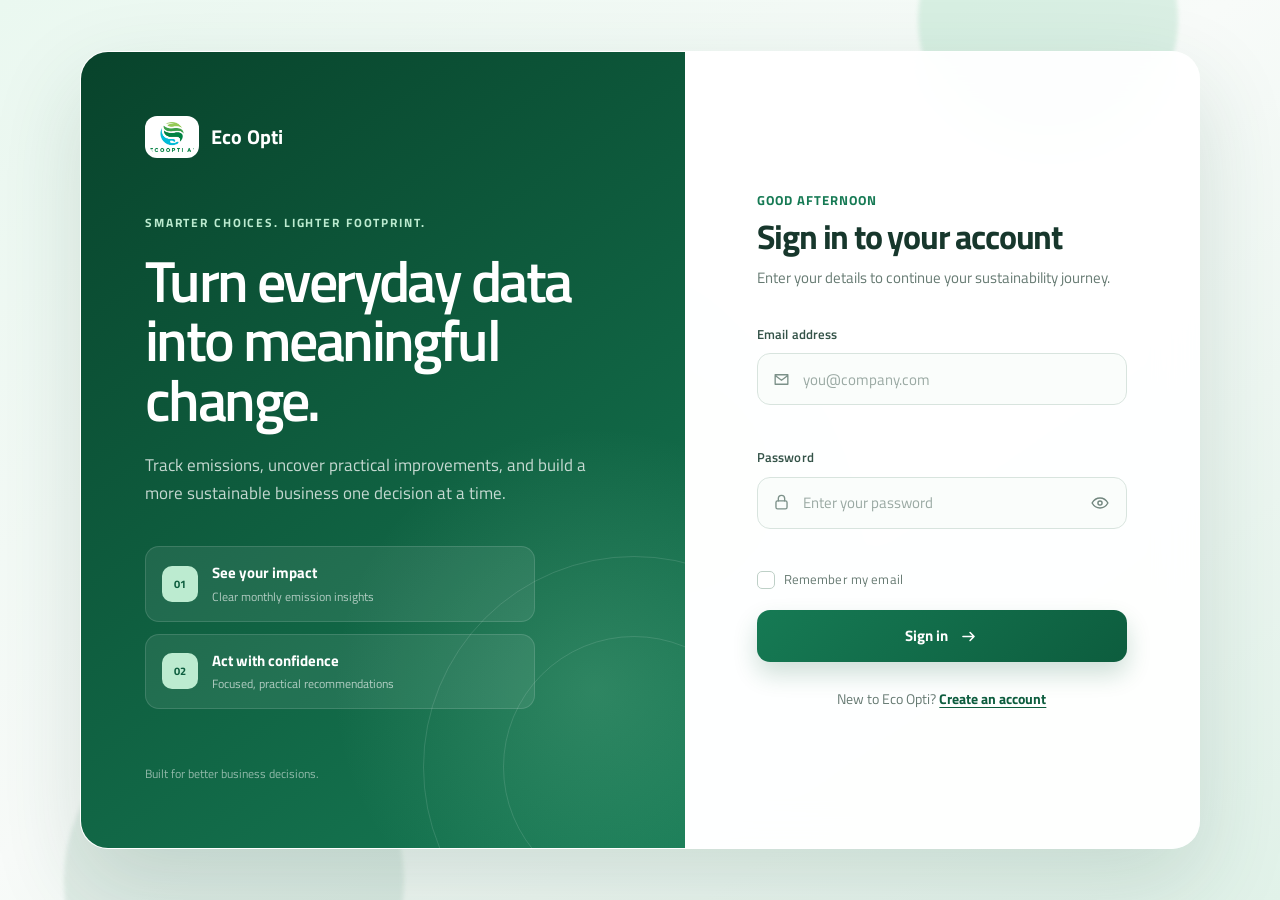
<file: frontend/index.html>
<!DOCTYPE html>
<html lang="en">
  <head>
    <meta charset="UTF-8" />
    <meta name="viewport" content="width=device-width, initial-scale=1.0" />
    <title>Carbon Emission Analysis</title>
    <link rel="stylesheet" href="style.css" />
    <link rel="icon" href="FullLogo_NoBuffer.jpg" type="image/x-icon" />
  </head>
  <body>
    <div class="container">
      <header>
        <h1>
          <img src="FullLogo_NoBuffer.jpg" alt="EcoOpti Logo" class="logo" />
          Carbon Emission Analysis
        </h1>
        <p>Help us understand your environmental impact</p>
      </header>

      <form id="analysis-form">
        <section class="card">
          <h2>Section 1: Business Information</h2>
          <div class="form-group">
            <label for="business_type">Business Type</label>
            <select id="business_type" name="business_type">
              <option value="">Select your business type</option>
              <option value="Retail Store">Retail Store</option>
              <option value="Office">Office</option>
              <option value="Restaurant">Restaurant</option>
            </select>
          </div>
        </section>

        <section class="card">
          <h2>Section 2: Electricity Usage</h2>
          <div class="form-group">
            <label for="lighting_type">Lighting Type</label>
            <select id="lighting_type" name="lighting_type">
              <option value="">Select lighting type</option>
              <option value="LED">LED</option>
              <option value="Fluorescent">Fluorescent</option>
              <option value="Incandescent">Incandescent</option>
            </select>
          </div>
          <div class="form-group">
            <label for="light_usage_hours_per_day"
              >Average Light Usage Per Day:
              <span id="light-usage-value">12</span> hours</label
            >
            <input
              type="range"
              id="light_usage_hours_per_day"
              name="light_usage_hours_per_day"
              min="0"
              max="24"
              value="12"
            />
          </div>
          <div class="form-group">
            <label for="number_of_ac_units">Number of AC Units</label>
            <input
              type="number"
              id="number_of_ac_units"
              name="number_of_ac_units"
              placeholder="Enter number of AC units"
              value="0"
            />
          </div>
          <div class="form-group">
            <label for="ac_usage_hours_per_day"
              >Average AC Usage Per Day:
              <span id="ac-usage-value">8</span> hours</label
            >
            <input
              type="range"
              id="ac_usage_hours_per_day"
              name="ac_usage_hours_per_day"
              min="0"
              max="24"
              value="8"
            />
          </div>
          <div class="form-group">
            <label for="monthly_electricity_bill"
              >Monthly Electricity Bill (Optional)</label
            >
            <input
              type="number"
              id="monthly_electricity_bill"
              name="monthly_electricity_bill"
              placeholder="₹ amount or kWh"
              value="0"
            />
          </div>
        </section>

        <section class="card">
          <h2>Section 3: Fuel Usage</h2>
          <div class="form-group">
            <label>Do you use a diesel generator?</label>
            <div class="radio-group">
              <input
                type="radio"
                id="diesel-yes"
                name="uses_diesel_generator"
                value="true"
              /><label for="diesel-yes">Yes</label>
              <input
                type="radio"
                id="diesel-no"
                name="uses_diesel_generator"
                value="false"
                checked
              /><label for="diesel-no">No</label>
            </div>
          </div>
          <div class="form-group">
            <label>Do you use LPG or Propane?</label>
            <div class="radio-group">
              <input
                type="radio"
                id="lpg-yes"
                name="uses_lpg_or_propane"
                value="true"
              /><label for="lpg-yes">Yes</label>
              <input
                type="radio"
                id="lpg-no"
                name="uses_lpg_or_propane"
                value="false"
                checked
              /><label for="lpg-no">No</label>
            </div>
          </div>
        </section>

        <section class="card">
          <h2>Section 4: Transport</h2>
          <div class="form-group">
            <label for="number_of_diesel_vehicles"
              >Number of Diesel Vehicles</label
            >
            <input
              type="number"
              id="number_of_diesel_vehicles"
              name="number_of_diesel_vehicles"
              placeholder="Enter number of diesel vehicles"
              value="0"
            />
          </div>
          <div class="form-group">
            <label for="average_km_per_vehicle_per_day"
              >Average KM Driven Per Vehicle Per Day</label
            >
            <input
              type="number"
              id="average_km_per_vehicle_per_day"
              name="average_km_per_vehicle_per_day"
              placeholder="Enter average KM per day"
              value="0"
            />
          </div>
        </section>

        <section class="card">
          <h2>Section 5: Sustainability</h2>
          <div class="form-group">
            <label>Do you use solar panels?</label>
            <div class="radio-group">
              <input
                type="radio"
                id="solar-yes"
                name="uses_solar_panels"
                value="true"
              /><label for="solar-yes">Yes</label>
              <input
                type="radio"
                id="solar-no"
                name="uses_solar_panels"
                value="false"
                checked
              /><label for="solar-no">No</label>
            </div>
          </div>
          <div class="form-group">
            <label>Do you use energy-efficient devices?</label>
            <div class="radio-group">
              <input
                type="radio"
                id="efficient-yes"
                name="uses_energy_efficient_devices"
                value="true"
              /><label for="efficient-yes">Yes</label>
              <input
                type="radio"
                id="efficient-no"
                name="uses_energy_efficient_devices"
                value="false"
                checked
              /><label for="efficient-no">No</label>
            </div>
          </div>
        </section>

        <button type="submit" class="submit-btn">Analyze Emissions</button>
      </form>

      <div id="results-area" class="results-area"></div>
    </div>
    <script src="script.js"></script>
  </body>
</html>
</file>
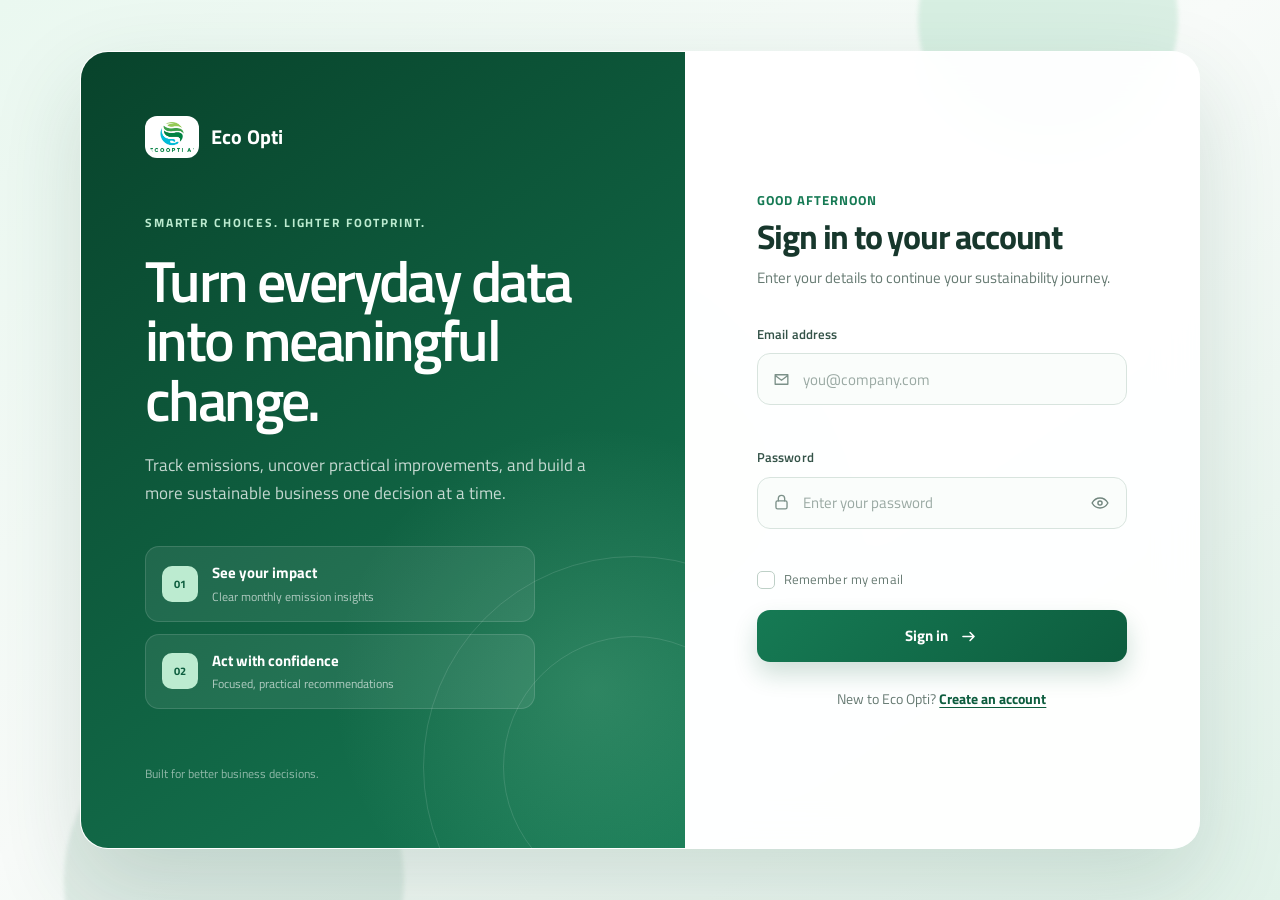
<file: frontend/admin.html>
<!DOCTYPE html>
<html lang="en">
  <head>
    <meta charset="UTF-8" />
    <meta name="viewport" content="width=device-width, initial-scale=1.0" />
    <title>Admin Dashboard | Eco Opti Agent</title>
    <link rel="stylesheet" href="style.css" />
    <link rel="icon" href="FullLogo_NoBuffer.jpg" type="image/jpeg" />

    <script>
      const token = localStorage.getItem("token");
      const role = localStorage.getItem("role");

      if (!token) {
        window.location.replace("login.html");
      } else if (role !== "admin") {
        alert("Admin access only");
        window.location.replace("dashboard.html");
      }
    </script>

    <style>
      body {
        align-items: flex-start;
        padding: 32px 16px;
      }

      .admin-container {
        max-width: 1100px;
        border-radius: 24px;
      }

      .admin-header {
        padding: 32px;
      }

      .admin-header h1 {
        width: 100%;
        margin: 0;
        font-size: clamp(2rem, 5vw, 2.8rem);
      }

      .admin-header p {
        margin-top: 8px;
      }

      .admin-content {
        padding: 24px;
      }

      .toolbar {
        display: flex;
        align-items: stretch;
        justify-content: space-between;
        gap: 18px;
        margin-bottom: 24px;
      }

      .stat-card {
        flex: 1;
        min-width: 180px;
        padding: 20px 24px;
        background: linear-gradient(135deg, #ffffff, #edf6ff);
        border: 1px solid rgba(52, 152, 219, 0.18);
        border-radius: 16px;
        box-shadow: 0 8px 24px rgba(44, 62, 80, 0.08);
      }

      .stat-label {
        color: #6b7c8d;
        font-size: 0.95rem;
        font-weight: 600;
      }

      .stat-value {
        display: block;
        margin-top: 4px;
        color: #2c3e50;
        font-size: 2.2rem;
        font-weight: 700;
        line-height: 1.2;
      }

      .nav-actions {
        display: flex;
        align-items: center;
        gap: 12px;
      }

      .admin-button {
        min-height: 46px;
        padding: 11px 18px;
        border: 0;
        border-radius: 12px;
        color: #ffffff;
        font: inherit;
        font-weight: 600;
        cursor: pointer;
        transition: transform 0.2s ease, box-shadow 0.2s ease;
      }

      .admin-button:hover {
        transform: translateY(-2px);
      }

      .back-button {
        background: linear-gradient(135deg, #3498db, #2980b9);
        box-shadow: 0 6px 18px rgba(52, 152, 219, 0.25);
      }

      .logout-button {
        background: linear-gradient(135deg, #e74c3c, #c0392b);
        box-shadow: 0 6px 18px rgba(231, 76, 60, 0.22);
      }

      .users-card {
        margin: 0;
        padding: 0;
        overflow: hidden;
      }

      .table-heading {
        margin: 0;
        padding: 20px 24px;
      }

      .table-wrapper {
        width: 100%;
        overflow-x: auto;
      }

      table {
        width: 100%;
        border-collapse: collapse;
        text-align: left;
      }

      th,
      td {
        padding: 15px 20px;
        border-bottom: 1px solid #e8edf2;
      }

      th {
        background: #f4f8fb;
        color: #34495e;
        font-size: 0.85rem;
        font-weight: 700;
        letter-spacing: 0.04em;
        text-transform: uppercase;
      }

      td {
        color: #455667;
      }

      tbody tr {
        transition: background-color 0.2s ease;
      }

      tbody tr:hover {
        background: #f7fbff;
      }

      tbody tr:last-child td {
        border-bottom: 0;
      }

      .role-badge {
        display: inline-block;
        padding: 5px 11px;
        border-radius: 999px;
        background: #e3f2fd;
        color: #1976d2;
        font-size: 0.85rem;
        font-weight: 700;
        text-transform: capitalize;
      }

      .role-badge.admin {
        background: #e8f5e9;
        color: #2e7d32;
      }

      .status-message {
        padding: 28px 24px;
        color: #6b7c8d;
        text-align: center;
      }

      .admin-error {
        display: none;
        margin-bottom: 20px;
        padding: 14px 18px;
        border: 1px solid #ef9a9a;
        border-radius: 12px;
        background: #ffebee;
        color: #b71c1c;
        font-weight: 600;
      }

      @media (max-width: 700px) {
        body {
          padding: 0;
        }

        .admin-container {
          min-height: 100vh;
          border-radius: 0;
        }

        .admin-content {
          padding: 18px 14px;
        }

        .toolbar {
          flex-direction: column;
        }

        .nav-actions {
          display: grid;
          grid-template-columns: 1fr 1fr;
        }

        th,
        td {
          padding: 13px 14px;
          white-space: nowrap;
        }
      }

      @media (max-width: 420px) {
        .nav-actions {
          grid-template-columns: 1fr;
        }
      }
    </style>
  </head>

  <body>
    <main class="container admin-container">
      <header class="admin-header">
        <h1>🛡️ Admin Dashboard</h1>
        <p>Manage and review Eco Opti Agent users</p>
      </header>

      <section class="admin-content">
        <div class="toolbar">
          <div class="stat-card" aria-live="polite">
            <span class="stat-label">Total Users</span>
            <strong id="total-users" class="stat-value">0</strong>
          </div>

          <nav class="nav-actions" aria-label="Admin navigation">
            <button id="dashboard-button" class="admin-button back-button" type="button">
              Back to Dashboard
            </button>
            <button id="logout-button" class="admin-button logout-button" type="button">
              Logout
            </button>
          </nav>
        </div>

        <div id="error-message" class="admin-error" role="alert"></div>

        <section class="card users-card" aria-labelledby="users-heading">
          <h2 id="users-heading" class="table-heading">Registered Users</h2>

          <div id="table-wrapper" class="table-wrapper" hidden>
            <table>
              <thead>
                <tr>
                  <th scope="col">ID</th>
                  <th scope="col">Username</th>
                  <th scope="col">Email</th>
                  <th scope="col">Role</th>
                </tr>
              </thead>
              <tbody id="users-table-body"></tbody>
            </table>
          </div>

          <p id="status-message" class="status-message">Loading users...</p>
        </section>
      </section>
    </main>

    <script>
      const API_URL = "/get_all_users";

      const totalUsers = document.getElementById("total-users");
      const tableWrapper = document.getElementById("table-wrapper");
      const tableBody = document.getElementById("users-table-body");
      const statusMessage = document.getElementById("status-message");
      const errorMessage = document.getElementById("error-message");

      document
        .getElementById("dashboard-button")
        .addEventListener("click", () => {
          window.location.href = "dashboard.html";
        });

      document
        .getElementById("logout-button")
        .addEventListener("click", () => {
          localStorage.removeItem("token");
          localStorage.removeItem("role");
          window.location.href = "login.html";
        });

      function addCell(row, value) {
        const cell = document.createElement("td");
        cell.textContent = value ?? "";
        row.appendChild(cell);
        return cell;
      }

      function renderUsers(users) {
        tableBody.replaceChildren();
        totalUsers.textContent = users.length;

        if (users.length === 0) {
          tableWrapper.hidden = true;
          statusMessage.hidden = false;
          statusMessage.textContent = "No users found.";
          return;
        }

        users.forEach((user) => {
          const row = document.createElement("tr");

          addCell(row, user.id);
          addCell(row, user.username);
          addCell(row, user.email);

          const roleCell = document.createElement("td");
          const roleBadge = document.createElement("span");
          const userRole = String(user.role ?? "user");

          roleBadge.className =
            "role-badge" + (userRole.toLowerCase() === "admin" ? " admin" : "");
          roleBadge.textContent = userRole;
          roleCell.appendChild(roleBadge);
          row.appendChild(roleCell);

          tableBody.appendChild(row);
        });

        statusMessage.hidden = true;
        tableWrapper.hidden = false;
      }

      function showError(message) {
        statusMessage.hidden = true;
        tableWrapper.hidden = true;
        errorMessage.textContent = message;
        errorMessage.style.display = "block";
      }

      async function loadUsers() {
        try {
          const response = await fetch(API_URL, {
            method: "GET",
            headers: {
              Authorization: `Bearer ${token}`,
              Accept: "application/json",
            },
          });

          let data = null;

          try {
            data = await response.json();
          } catch {
            // The status code still provides a useful fallback error below.
          }

          if (!response.ok) {
            const apiMessage =
              data?.error || data?.message || `Request failed (${response.status})`;
            throw new Error(apiMessage);
          }

          if (!Array.isArray(data)) {
            throw new Error("The server returned an invalid users response.");
          }

          renderUsers(data);
        } catch (error) {
          console.error("Unable to load users:", error);
          showError(
            `Unable to load users. ${error.message || "Please try again later."}`
          );
        }
      }

      loadUsers();
    </script>
  </body>
</html>
</file>
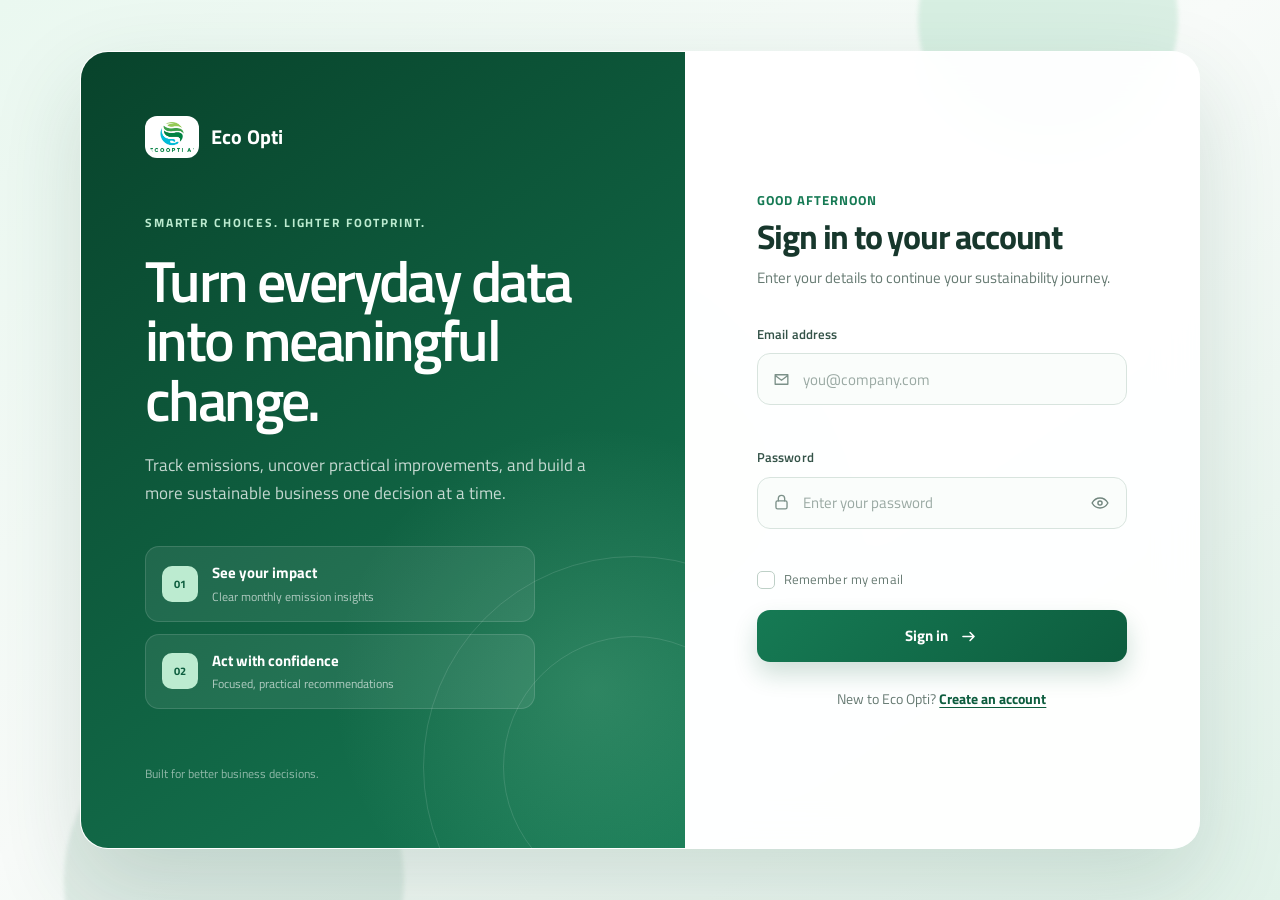
<file: frontend/dashboard.html>
<!DOCTYPE html>
<html lang="en">
  <head>
    <meta charset="UTF-8" />
    <meta name="viewport" content="width=device-width, initial-scale=1.0" />
    <title>Dashboard - Eco Opti Agent</title>
    <link rel="stylesheet" href="style.css" />
    <link rel="icon" href="FullLogo_NoBuffer.jpg" type="image/jpeg" />
  </head>
  <body class="login-page">
    <div class="login-glow login-glow-one" aria-hidden="true"></div>
    <div class="login-glow login-glow-two" aria-hidden="true"></div>

    <div class="dashboard-container">
      <!-- App Header Navigation -->
      <header class="app-header">
        <nav class="app-nav">
          <a class="nav-brand" href="dashboard.html">
            <img src="FullLogo_NoBuffer.jpg" alt="Eco Opti Logo" />
            <span>Eco Opti</span>
          </a>

          <div class="nav-links">
            <a class="nav-link active" href="dashboard.html">📊 Dashboard</a>
            <a class="nav-link" href="history.html">📜 History</a>
            <a class="nav-link" id="admin-btn" href="admin.html" style="display: none;">🛡️ Admin</a>
          </div>

          <div class="nav-actions">
            <div class="user-pill" id="user-profile-pill">
              <span id="nav-username">User</span>
              <span class="user-role-tag" id="nav-role">user</span>
            </div>
            <button class="btn-nav-logout" id="logout-btn" type="button">
              <span>Logout</span>
            </button>
          </div>
        </nav>
      </header>

      <!-- Hero Banner -->
      <div class="dashboard-hero">
        <h1>Carbon Emissions & AI Optimizer</h1>
        <p>
          Fill in your facility operations, electricity metrics, and transport data below.
          Our AI model will calculate your monthly carbon footprint and build a prioritized sustainability plan.
        </p>
      </div>

      <!-- Analysis Form -->
      <form id="analysis-form">
        <!-- Section 1: Business Profile -->
        <section class="card">
          <div class="card-header-row">
            <div class="section-icon">🏢</div>
            <h2>Section 1: Business Profile</h2>
          </div>
          <div class="form-group">
            <label for="business_type">Business Type</label>
            <select id="business_type" name="business_type">
              <option value="">Select your business type</option>
              <option value="Retail Store">Retail Store</option>
              <option value="Office">Office</option>
              <option value="Restaurant">Restaurant</option>
            </select>
          </div>
        </section>

        <!-- Section 2: Electricity Usage -->
        <section class="card">
          <div class="card-header-row">
            <div class="section-icon">⚡</div>
            <h2>Section 2: Electricity & Energy Usage</h2>
          </div>
          <div class="form-grid">
            <div class="form-group">
              <label for="lighting_type">Lighting Technology</label>
              <select id="lighting_type" name="lighting_type">
                <option value="">Select lighting type</option>
                <option value="LED">LED (Energy Efficient)</option>
                <option value="Fluorescent">Fluorescent</option>
                <option value="Incandescent">Incandescent</option>
              </select>
            </div>
            <div class="form-group">
              <div class="range-label-wrap">
                <label for="light_usage_hours_per_day">Daily Lighting Usage</label>
                <span class="range-badge"><span id="light-usage-value">12</span> hrs/day</span>
              </div>
              <input
                type="range"
                id="light_usage_hours_per_day"
                name="light_usage_hours_per_day"
                min="0"
                max="24"
                value="12"
              />
            </div>
            <div class="form-group">
              <label for="number_of_ac_units">Number of AC Units</label>
              <input
                type="number"
                id="number_of_ac_units"
                name="number_of_ac_units"
                placeholder="Enter number of AC units"
                value="0"
                min="0"
              />
            </div>
            <div class="form-group">
              <div class="range-label-wrap">
                <label for="ac_usage_hours_per_day">Daily AC Usage</label>
                <span class="range-badge"><span id="ac-usage-value">8</span> hrs/day</span>
              </div>
              <input
                type="range"
                id="ac_usage_hours_per_day"
                name="ac_usage_hours_per_day"
                min="0"
                max="24"
                value="8"
              />
            </div>
          </div>
          <div class="form-group" style="margin-top: 10px;">
            <label for="monthly_electricity_bill">Monthly Electricity Bill (₹ amount or kWh)</label>
            <input
              type="number"
              id="monthly_electricity_bill"
              name="monthly_electricity_bill"
              placeholder="e.g. 15000"
              value="0"
              min="0"
            />
          </div>
        </section>

        <!-- Section 3: Fuel Usage -->
        <section class="card">
          <div class="card-header-row">
            <div class="section-icon">⛽</div>
            <h2>Section 3: Fuel & Backup Generators</h2>
          </div>
          <div class="form-grid">
            <div class="form-group">
              <label>Do you use a diesel generator?</label>
              <div class="radio-pills">
                <div class="radio-pill-option">
                  <input
                    type="radio"
                    id="diesel-yes"
                    name="uses_diesel_generator"
                    value="true"
                  />
                  <label for="diesel-yes">⚡ Yes</label>
                </div>
                <div class="radio-pill-option">
                  <input
                    type="radio"
                    id="diesel-no"
                    name="uses_diesel_generator"
                    value="false"
                    checked
                  />
                  <label for="diesel-no">❌ No</label>
                </div>
              </div>
            </div>

            <div class="form-group">
              <label>Do you use LPG or Propane?</label>
              <div class="radio-pills">
                <div class="radio-pill-option">
                  <input
                    type="radio"
                    id="lpg-yes"
                    name="uses_lpg_or_propane"
                    value="true"
                  />
                  <label for="lpg-yes">🔥 Yes</label>
                </div>
                <div class="radio-pill-option">
                  <input
                    type="radio"
                    id="lpg-no"
                    name="uses_lpg_or_propane"
                    value="false"
                    checked
                  />
                  <label for="lpg-no">❌ No</label>
                </div>
              </div>
            </div>
          </div>
        </section>

        <!-- Section 4: Transport -->
        <section class="card">
          <div class="card-header-row">
            <div class="section-icon">🚚</div>
            <h2>Section 4: Transport & Fleet</h2>
          </div>
          <div class="form-grid">
            <div class="form-group">
              <label for="number_of_diesel_vehicles">Number of Diesel Vehicles</label>
              <input
                type="number"
                id="number_of_diesel_vehicles"
                name="number_of_diesel_vehicles"
                placeholder="Enter vehicle count"
                value="0"
                min="0"
              />
            </div>
            <div class="form-group">
              <label for="average_km_per_vehicle_per_day">Average KM Driven Per Vehicle / Day</label>
              <input
                type="number"
                id="average_km_per_vehicle_per_day"
                name="average_km_per_vehicle_per_day"
                placeholder="Enter average KM"
                value="0"
                min="0"
              />
            </div>
          </div>
        </section>

        <!-- Section 5: Sustainability -->
        <section class="card">
          <div class="card-header-row">
            <div class="section-icon">🌱</div>
            <h2>Section 5: Sustainability Measures</h2>
          </div>
          <div class="form-grid">
            <div class="form-group">
              <label>Do you use solar panels?</label>
              <div class="radio-pills">
                <div class="radio-pill-option">
                  <input
                    type="radio"
                    id="solar-yes"
                    name="uses_solar_panels"
                    value="true"
                  />
                  <label for="solar-yes">☀️ Yes</label>
                </div>
                <div class="radio-pill-option">
                  <input
                    type="radio"
                    id="solar-no"
                    name="uses_solar_panels"
                    value="false"
                    checked
                  />
                  <label for="solar-no">❌ No</label>
                </div>
              </div>
            </div>

            <div class="form-group">
              <label>Do you use energy-efficient devices?</label>
              <div class="radio-pills">
                <div class="radio-pill-option">
                  <input
                    type="radio"
                    id="efficient-yes"
                    name="uses_energy_efficient_devices"
                    value="true"
                  />
                  <label for="efficient-yes">🌿 Yes</label>
                </div>
                <div class="radio-pill-option">
                  <input
                    type="radio"
                    id="efficient-no"
                    name="uses_energy_efficient_devices"
                    value="false"
                    checked
                  />
                  <label for="efficient-no">❌ No</label>
                </div>
              </div>
            </div>
          </div>
        </section>

        <button type="submit" class="login-submit" style="margin-top: 24px; font-size: 1.05rem;">
          <span class="button-label">⚡ Analyze Carbon Footprint & Generate Recommendations</span>
          <span class="button-loader" aria-hidden="true"></span>
        </button>
      </form>

      <!-- Results Display Container -->
      <div id="results-area" class="results-area"></div>
    </div>

    <script src="script.js"></script>
  </body>
</html>
</file>
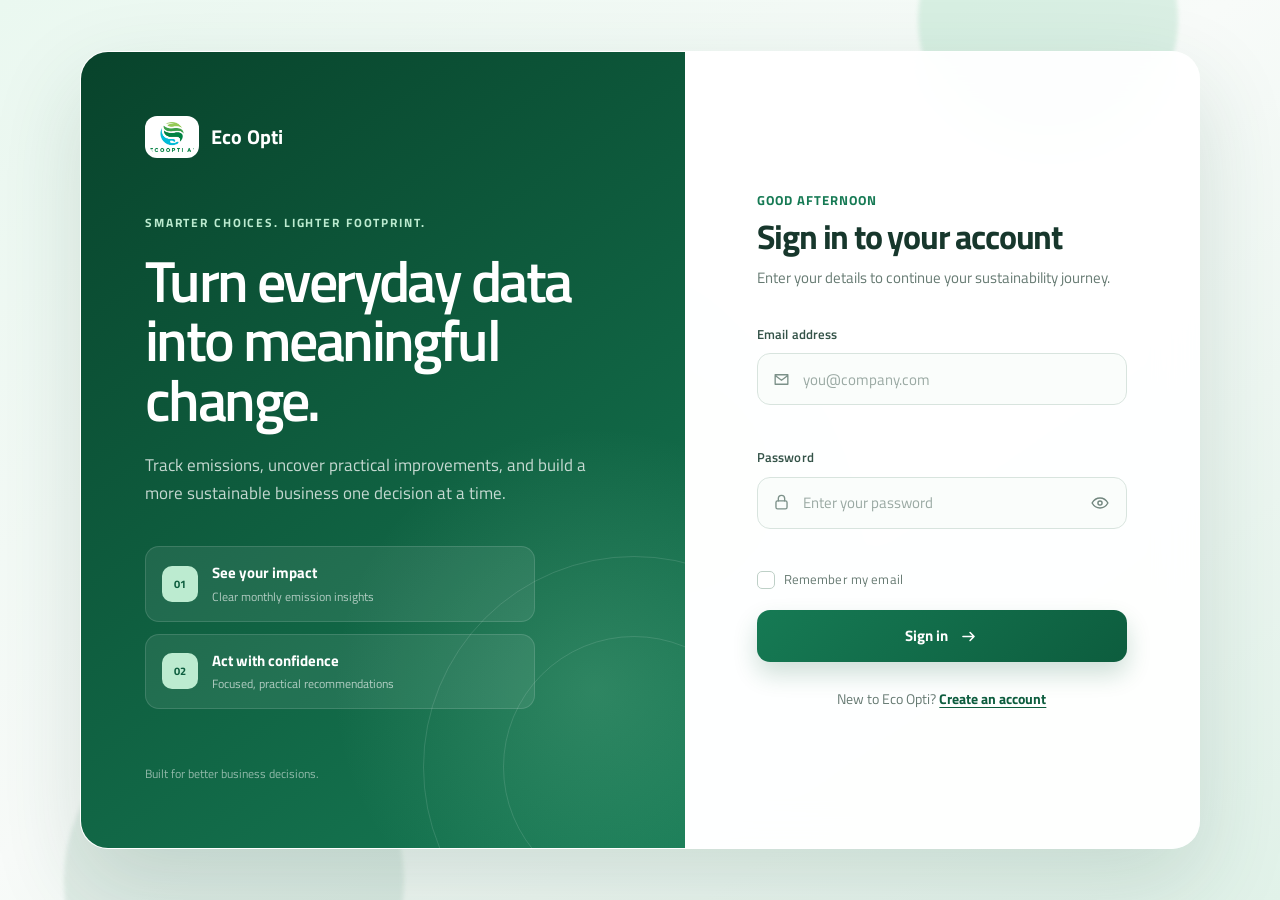
<file: frontend/history.html>
<!DOCTYPE html>
<html lang="en">
  <head>
    <meta charset="UTF-8" />
    <meta name="viewport" content="width=device-width, initial-scale=1.0" />
    <title>Analysis History - Eco Opti Agent</title>
    <link rel="stylesheet" href="style.css" />
    <link rel="icon" href="FullLogo_NoBuffer.jpg" type="image/jpeg" />
  </head>
  <body class="login-page">
    <div class="login-glow login-glow-one" aria-hidden="true"></div>
    <div class="login-glow login-glow-two" aria-hidden="true"></div>

    <div class="dashboard-container">
      <!-- App Header Navigation -->
      <header class="app-header">
        <nav class="app-nav">
          <a class="nav-brand" href="dashboard.html">
            <img src="FullLogo_NoBuffer.jpg" alt="Eco Opti Logo" />
            <span>Eco Opti</span>
          </a>

          <div class="nav-links">
            <a class="nav-link" href="dashboard.html">📊 Dashboard</a>
            <a class="nav-link active" href="history.html">📜 History</a>
            <a class="nav-link" id="admin-btn" href="admin.html" style="display: none;">🛡️ Admin</a>
          </div>

          <div class="nav-actions">
            <div class="user-pill" id="user-profile-pill">
              <span id="nav-username">User</span>
              <span class="user-role-tag" id="nav-role">user</span>
            </div>
            <button class="btn-nav-logout" id="logout-btn" type="button">
              <span>Logout</span>
            </button>
          </div>
        </nav>
      </header>

      <!-- Hero Banner -->
      <div class="dashboard-hero">
        <h1>📜 Emissions Analysis History</h1>
        <p>
          Review your past carbon audits, examine AI-generated recommendations, and download official PDF summaries.
        </p>
      </div>

      <!-- History Content Card -->
      <section class="card" style="padding: 28px;">
        <div id="history-container">
          <div class="loading">🔄 Fetching your historical reports...</div>
        </div>
      </section>
    </div>

    <script>
      const token = localStorage.getItem("token");
      const role = localStorage.getItem("role");
      const username = localStorage.getItem("username");

      if (!token) {
        window.location.href = "login.html";
      }

      document.addEventListener("DOMContentLoaded", () => {
        // Display User Info
        if (username) {
          document.getElementById("nav-username").textContent = username;
        }
        if (role) {
          document.getElementById("nav-role").textContent = role;
        }
        if (role === "admin") {
          const adminBtn = document.getElementById("admin-btn");
          if (adminBtn) adminBtn.style.display = "inline-flex";
        }

        // Logout logic
        document.getElementById("logout-btn").addEventListener("click", () => {
          localStorage.removeItem("token");
          localStorage.removeItem("role");
          localStorage.removeItem("username");
          window.location.href = "login.html";
        });

        loadHistory();
      });

      async function loadHistory() {
        const container = document.getElementById("history-container");

        try {
          const response = await fetch("/history", {
            headers: {
              Authorization: `Bearer ${token}`,
            },
          });

          if (!response.ok) {
            throw new Error("Failed to load history");
          }

          const analyses = await response.json();

          if (!Array.isArray(analyses) || analyses.length === 0) {
            container.innerHTML = `
              <div style="text-align: center; padding: 40px 20px;">
                <div style="font-size: 3rem; margin-bottom: 12px;">🌱</div>
                <h3 style="color: #17372c; margin-bottom: 8px;">No Past Reports Found</h3>
                <p style="color: #667a72; margin-bottom: 20px;">You haven't run any carbon emission analyses yet.</p>
                <a href="dashboard.html" class="nav-link active" style="display: inline-flex;">Run Your First Analysis</a>
              </div>
            `;
            return;
          }

          container.innerHTML = analyses
            .map(
              (a) => `
              <div class="history-card-item">
                <div class="history-card-top">
                  <div style="display: flex; align-items: center; gap: 10px;">
                    <span class="history-id-badge">Report #${a.id}</span>
                    <span class="history-date">📅 ${new Date(a.created_at).toLocaleString()}</span>
                  </div>
                </div>

                <div class="history-emissions-highlight">
                  Total Monthly Footprint: ${a.total_emissions} kg CO₂
                </div>

                <div style="margin-bottom: 16px; background: #f8fbf9; padding: 14px; border-radius: 12px; border: 1px solid #e1efe8;">
                  <strong style="color: #17372c; display: block; margin-bottom: 6px;">Key Insights:</strong>
                  <div style="color: #34495e; font-size: 0.93rem; line-height: 1.5;">${a.optimizer_output}</div>
                </div>

                <button class="pdf-btn" id="pdf-btn-${a.id}" onclick="downloadPDF(${a.id})">
                  <span>📥 Download PDF Report</span>
                </button>
              </div>
            `
            )
            .join("");
        } catch (error) {
          container.innerHTML = `
            <div style="text-align: center; padding: 30px; color: #b33f3f;">
              <h3>❌ Unable to Load History</h3>
              <p>${error.message || "Please check your connection and try again."}</p>
            </div>
          `;
          console.error(error);
        }
      }

      async function downloadPDF(id) {
        const btn = document.getElementById(`pdf-btn-${id}`);
        const originalText = btn.innerHTML;

        btn.disabled = true;
        btn.innerHTML = `<span>⏳ Generating PDF...</span>`;

        try {
          const response = await fetch(`/analysis/${id}/pdf`, {
            headers: {
              Authorization: `Bearer ${token}`,
            },
          });

          if (!response.ok) {
            throw new Error("Failed to download PDF report");
          }

          const blob = await response.blob();
          const url = window.URL.createObjectURL(blob);
          const a = document.createElement("a");
          a.href = url;
          a.download = `report_${id}.pdf`;
          document.body.appendChild(a);
          a.click();
          a.remove();
          window.URL.revokeObjectURL(url);
        } catch (error) {
          alert(`Error downloading PDF: ${error.message}`);
          console.error(error);
        } finally {
          btn.disabled = false;
          btn.innerHTML = originalText;
        }
      }
    </script>
  </body>
</html>
</file>
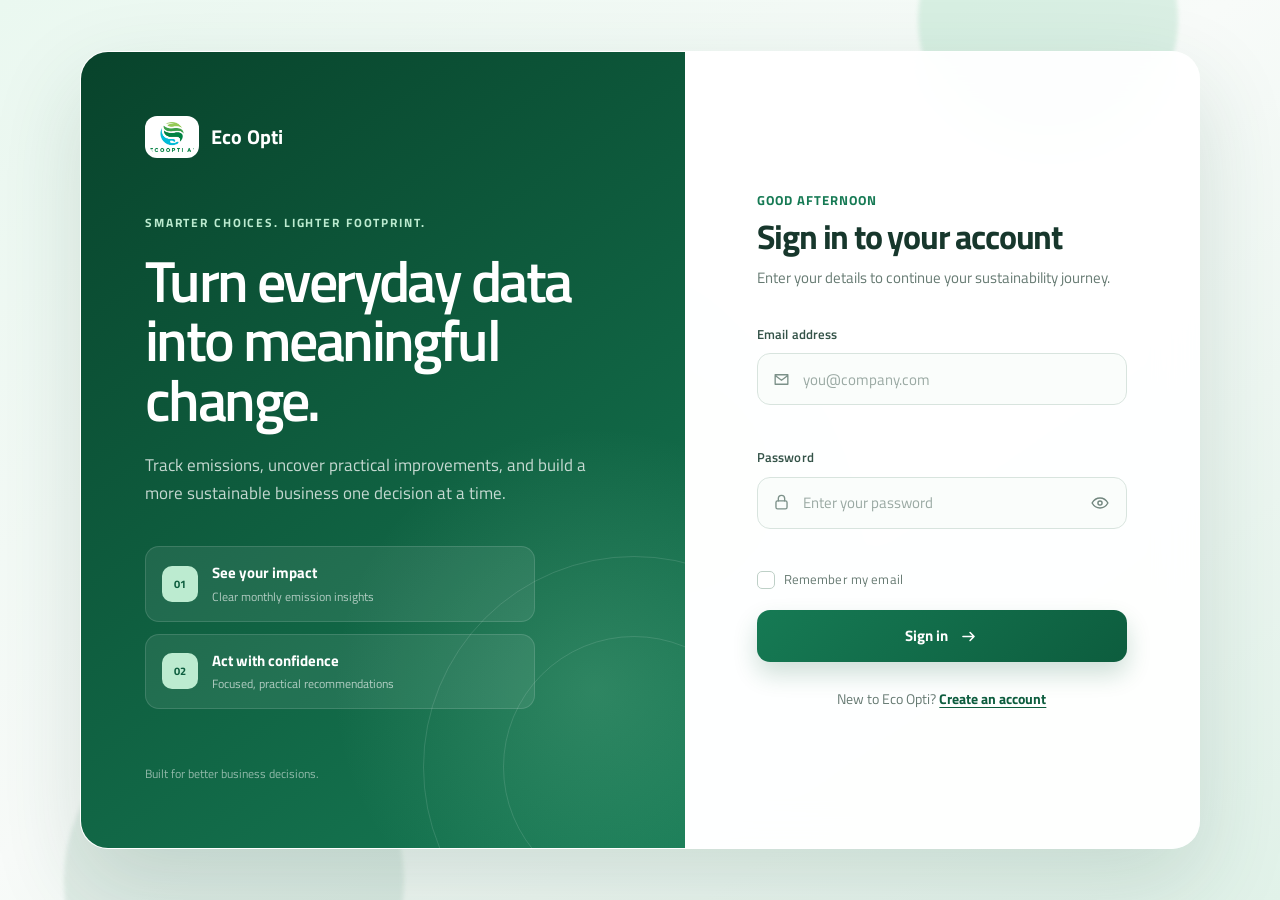
<file: frontend/login.html>
<!DOCTYPE html>
<html lang="en">
  <head>
    <meta charset="UTF-8" />
    <meta name="viewport" content="width=device-width, initial-scale=1.0" />
    <meta
      name="description"
      content="Sign in to Eco Opti Agent and continue improving your environmental impact."
    />
    <title>Login - Eco Opti Agent</title>
    <link rel="stylesheet" href="style.css" />
    <link rel="icon" href="FullLogo_NoBuffer.jpg" type="image/jpeg" />
  </head>
  <body class="login-page">
    <div class="login-glow login-glow-one" aria-hidden="true"></div>
    <div class="login-glow login-glow-two" aria-hidden="true"></div>

    <main class="login-shell">
      <section class="login-story" aria-labelledby="welcome-title">
        <a class="login-brand" href="login.html" aria-label="Eco Opti Agent home">
          <img src="FullLogo_NoBuffer.jpg" alt="" />
          <span>Eco Opti</span>
        </a>

        <div class="story-content">
          <p class="eyebrow">Smarter choices. Lighter footprint.</p>
          <h1 id="welcome-title">Turn everyday data into meaningful change.</h1>
          <p class="story-copy">
            Track emissions, uncover practical improvements, and build a more
            sustainable business one decision at a time.
          </p>

          <div class="impact-preview" aria-label="Product benefits">
            <div class="impact-card">
              <span class="impact-icon" aria-hidden="true">01</span>
              <div>
                <strong>See your impact</strong>
                <span>Clear monthly emission insights</span>
              </div>
            </div>
            <div class="impact-card">
              <span class="impact-icon" aria-hidden="true">02</span>
              <div>
                <strong>Act with confidence</strong>
                <span>Focused, practical recommendations</span>
              </div>
            </div>
          </div>
        </div>

        <p class="story-note">Built for better business decisions.</p>
      </section>

      <section class="login-panel" aria-labelledby="login-title">
        <div class="login-form-wrap">
          <div class="login-heading">
            <span class="login-kicker" id="time-greeting">Welcome back</span>
            <h2 id="login-title">Sign in to your account</h2>
            <p>Enter your details to continue your sustainability journey.</p>
          </div>

          <form id="login-form" novalidate>
            <div class="login-field">
              <label for="email">Email address</label>
              <div class="input-wrap">
                <svg viewBox="0 0 24 24" aria-hidden="true">
                  <path d="M4 6h16v12H4zM4 7l8 6 8-6" />
                </svg>
                <input
                  type="email"
                  id="email"
                  name="email"
                  placeholder="you@company.com"
                  autocomplete="email"
                  required
                />
              </div>
              <span class="field-error" id="email-error"></span>
            </div>

            <div class="login-field">
              <div class="label-row">
                <label for="password">Password</label>
              </div>
              <div class="input-wrap">
                <svg viewBox="0 0 24 24" aria-hidden="true">
                  <rect x="5" y="10" width="14" height="10" rx="2" />
                  <path d="M8 10V7a4 4 0 018 0v3" />
                </svg>
                <input
                  type="password"
                  id="password"
                  name="password"
                  placeholder="Enter your password"
                  autocomplete="current-password"
                  required
                />
                <button
                  class="password-toggle"
                  id="password-toggle"
                  type="button"
                  aria-label="Show password"
                  aria-pressed="false"
                >
                  <svg class="eye-open" viewBox="0 0 24 24" aria-hidden="true">
                    <path d="M2.5 12s3.5-6 9.5-6 9.5 6 9.5 6-3.5 6-9.5 6-9.5-6-9.5-6z" />
                    <circle cx="12" cy="12" r="2.5" />
                  </svg>
                  <svg class="eye-closed" viewBox="0 0 24 24" aria-hidden="true">
                    <path d="M3 3l18 18M10.6 6.2A10.8 10.8 0 0112 6c6 0 9.5 6 9.5 6a16.8 16.8 0 01-2.2 2.8M6.2 6.2C3.8 8 2.5 12 2.5 12s3.5 6 9.5 6a9.9 9.9 0 003.2-.5M9.9 9.9a3 3 0 004.2 4.2" />
                  </svg>
                </button>
              </div>
              <span class="field-error" id="password-error"></span>
            </div>

            <label class="remember-option">
              <input type="checkbox" id="remember-email" />
              <span class="custom-check" aria-hidden="true"></span>
              Remember my email
            </label>

            <div class="login-status" id="login-status" role="alert" aria-live="polite"></div>

            <button class="login-submit" id="login-submit" type="submit">
              <span class="button-label">Sign in</span>
              <span class="button-loader" aria-hidden="true"></span>
              <svg viewBox="0 0 24 24" aria-hidden="true">
                <path d="M5 12h14M14 7l5 5-5 5" />
              </svg>
            </button>
          </form>

          <p class="register-prompt">
            New to Eco Opti?
            <a href="register.html">Create an account</a>
          </p>
        </div>
      </section>
    </main>

    <script>
      const form = document.getElementById("login-form");
      const emailInput = document.getElementById("email");
      const passwordInput = document.getElementById("password");
      const toggleButton = document.getElementById("password-toggle");
      const submitButton = document.getElementById("login-submit");
      const status = document.getElementById("login-status");
      const rememberEmail = document.getElementById("remember-email");

      const savedEmail = localStorage.getItem("rememberedEmail");
      if (savedEmail) {
        emailInput.value = savedEmail;
        rememberEmail.checked = true;
        passwordInput.focus();
      }

      const hour = new Date().getHours();
      const greeting =
        hour < 12 ? "Good morning" : hour < 18 ? "Good afternoon" : "Good evening";
      document.getElementById("time-greeting").textContent = greeting;

      toggleButton.addEventListener("click", () => {
        const showingPassword = passwordInput.type === "text";
        passwordInput.type = showingPassword ? "password" : "text";
        toggleButton.setAttribute("aria-pressed", String(!showingPassword));
        toggleButton.setAttribute(
          "aria-label",
          showingPassword ? "Show password" : "Hide password"
        );
        passwordInput.focus();
      });

      [emailInput, passwordInput].forEach((input) => {
        input.addEventListener("input", () => {
          input.closest(".login-field").classList.remove("has-error");
          document.getElementById(`${input.id}-error`).textContent = "";
          status.textContent = "";
          status.className = "login-status";
        });
      });

      function showFieldError(input, message) {
        input.closest(".login-field").classList.add("has-error");
        document.getElementById(`${input.id}-error`).textContent = message;
      }

      function validateForm() {
        let valid = true;
        const email = emailInput.value.trim();

        if (!email) {
          showFieldError(emailInput, "Please enter your email address.");
          valid = false;
        } else if (!/^[^\s@]+@[^\s@]+\.[^\s@]+$/.test(email)) {
          showFieldError(emailInput, "Enter a valid email address.");
          valid = false;
        }

        if (!passwordInput.value) {
          showFieldError(passwordInput, "Please enter your password.");
          valid = false;
        }

        return valid;
      }

      form.addEventListener("submit", async (event) => {
        event.preventDefault();
        status.textContent = "";
        status.className = "login-status";

        if (!validateForm()) {
          form.querySelector(".has-error input").focus();
          return;
        }

        submitButton.disabled = true;
        submitButton.classList.add("is-loading");

        try {
          const response = await fetch("/login", {
            method: "POST",
            headers: { "Content-Type": "application/json" },
            body: JSON.stringify({
              email: emailInput.value.trim(),
              password: passwordInput.value,
            }),
          });

          let data = {};
          try {
            data = await response.json();
          } catch (error) {
            throw new Error("The server returned an unexpected response.");
          }

          if (!response.ok || !data.access_token) {
            throw new Error(data.error || "We could not sign you in.");
          }

          localStorage.setItem("token", data.access_token);
          localStorage.setItem("role", data.role);
          localStorage.setItem("username", data.username);

          if (rememberEmail.checked) {
            localStorage.setItem("rememberedEmail", emailInput.value.trim());
          } else {
            localStorage.removeItem("rememberedEmail");
          }

          status.textContent = "Signed in. Taking you to your dashboard...";
          status.classList.add("is-success");
          submitButton.classList.remove("is-loading");
          submitButton.classList.add("is-success");
          submitButton.querySelector(".button-label").textContent = "Welcome back";

          window.setTimeout(() => {
            window.location.href = "dashboard.html";
          }, 450);
        } catch (error) {
          status.textContent =
            error instanceof TypeError
              ? "Unable to reach the server. Check your connection and try again."
              : error.message;
          status.classList.add("is-error");
          submitButton.disabled = false;
          submitButton.classList.remove("is-loading");
        }
      });

      document.addEventListener("pointermove", (event) => {
        document.documentElement.style.setProperty("--pointer-x", `${event.clientX}px`);
        document.documentElement.style.setProperty("--pointer-y", `${event.clientY}px`);
      });
    </script>
  </body>
</html>
</file>
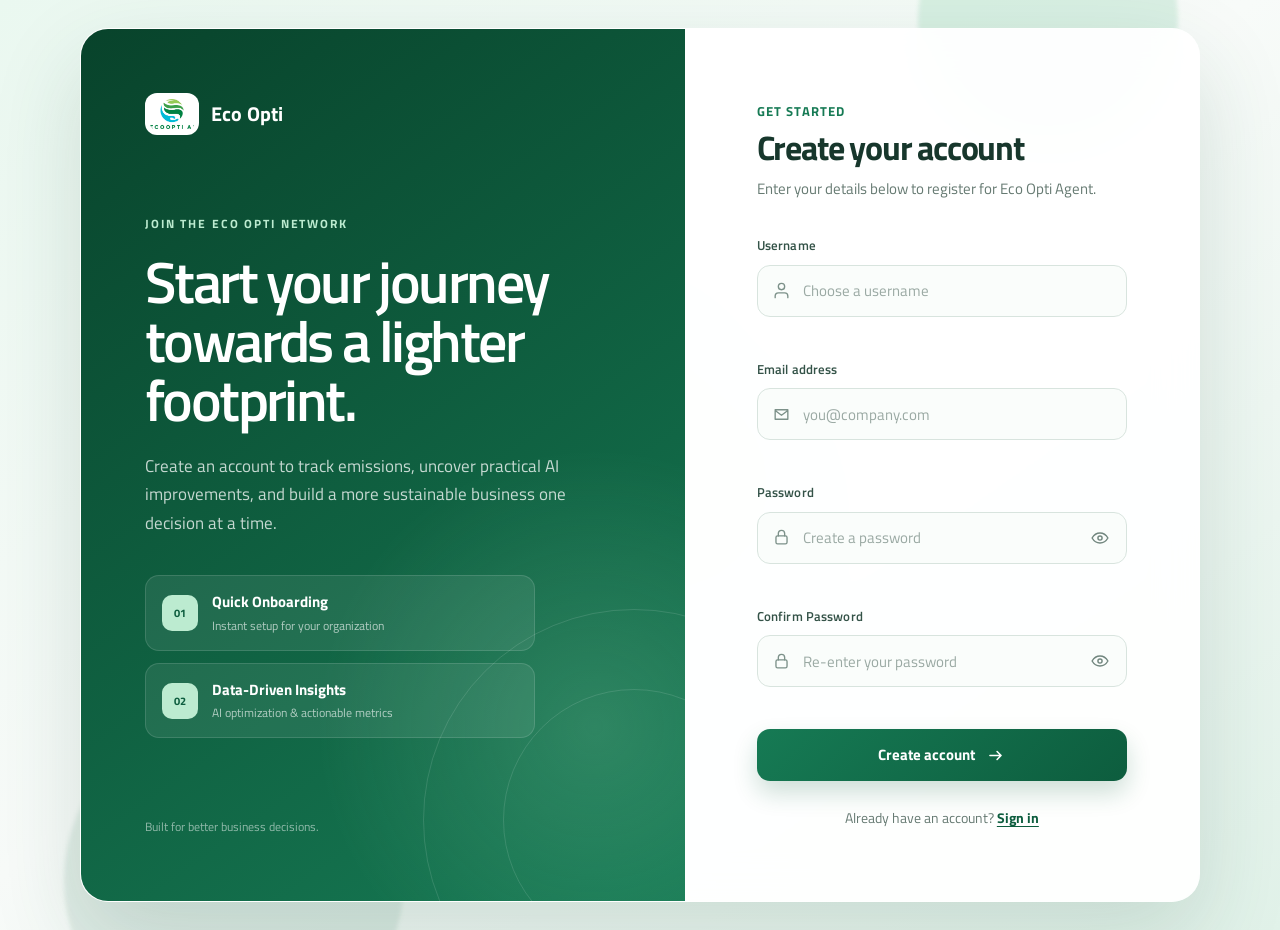
<file: frontend/register.html>
<!DOCTYPE html>
<html lang="en">
  <head>
    <meta charset="UTF-8" />
    <meta name="viewport" content="width=device-width, initial-scale=1.0" />
    <meta
      name="description"
      content="Create an account on Eco Opti Agent to track and reduce your environmental impact."
    />
    <title>Register - Eco Opti Agent</title>
    <link rel="stylesheet" href="style.css" />
    <link rel="icon" href="FullLogo_NoBuffer.jpg" type="image/jpeg" />
  </head>
  <body class="login-page">
    <div class="login-glow login-glow-one" aria-hidden="true"></div>
    <div class="login-glow login-glow-two" aria-hidden="true"></div>

    <main class="login-shell">
      <section class="login-story" aria-labelledby="register-welcome-title">
        <a class="login-brand" href="login.html" aria-label="Eco Opti Agent home">
          <img src="FullLogo_NoBuffer.jpg" alt="" />
          <span>Eco Opti</span>
        </a>

        <div class="story-content">
          <p class="eyebrow">Join the Eco Opti Network</p>
          <h1 id="register-welcome-title">Start your journey towards a lighter footprint.</h1>
          <p class="story-copy">
            Create an account to track emissions, uncover practical AI improvements,
            and build a more sustainable business one decision at a time.
          </p>

          <div class="impact-preview" aria-label="Registration benefits">
            <div class="impact-card">
              <span class="impact-icon" aria-hidden="true">01</span>
              <div>
                <strong>Quick Onboarding</strong>
                <span>Instant setup for your organization</span>
              </div>
            </div>
            <div class="impact-card">
              <span class="impact-icon" aria-hidden="true">02</span>
              <div>
                <strong>Data-Driven Insights</strong>
                <span>AI optimization & actionable metrics</span>
              </div>
            </div>
          </div>
        </div>

        <p class="story-note">Built for better business decisions.</p>
      </section>

      <section class="login-panel" aria-labelledby="register-title">
        <div class="login-form-wrap">
          <div class="login-heading">
            <span class="login-kicker">Get Started</span>
            <h2 id="register-title">Create your account</h2>
            <p>Enter your details below to register for Eco Opti Agent.</p>
          </div>

          <form id="register-form" novalidate>
            <div class="login-field">
              <label for="username">Username</label>
              <div class="input-wrap">
                <svg viewBox="0 0 24 24" aria-hidden="true">
                  <path d="M20 21v-2a4 4 0 0 0-4-4H8a4 4 0 0 0-4 4v2" />
                  <circle cx="12" cy="7" r="4" />
                </svg>
                <input
                  type="text"
                  id="username"
                  name="username"
                  placeholder="Choose a username"
                  autocomplete="username"
                  required
                />
              </div>
              <span class="field-error" id="username-error"></span>
            </div>

            <div class="login-field">
              <label for="email">Email address</label>
              <div class="input-wrap">
                <svg viewBox="0 0 24 24" aria-hidden="true">
                  <path d="M4 6h16v12H4zM4 7l8 6 8-6" />
                </svg>
                <input
                  type="email"
                  id="email"
                  name="email"
                  placeholder="you@company.com"
                  autocomplete="email"
                  required
                />
              </div>
              <span class="field-error" id="email-error"></span>
            </div>

            <div class="login-field">
              <div class="label-row">
                <label for="password">Password</label>
              </div>
              <div class="input-wrap">
                <svg viewBox="0 0 24 24" aria-hidden="true">
                  <rect x="5" y="10" width="14" height="10" rx="2" />
                  <path d="M8 10V7a4 4 0 018 0v3" />
                </svg>
                <input
                  type="password"
                  id="password"
                  name="password"
                  placeholder="Create a password"
                  autocomplete="new-password"
                  required
                />
                <button
                  class="password-toggle"
                  id="password-toggle"
                  type="button"
                  aria-label="Show password"
                  aria-pressed="false"
                >
                  <svg class="eye-open" viewBox="0 0 24 24" aria-hidden="true">
                    <path d="M2.5 12s3.5-6 9.5-6 9.5 6 9.5 6-3.5 6-9.5 6-9.5-6-9.5-6z" />
                    <circle cx="12" cy="12" r="2.5" />
                  </svg>
                  <svg class="eye-closed" viewBox="0 0 24 24" aria-hidden="true">
                    <path d="M3 3l18 18M10.6 6.2A10.8 10.8 0 0112 6c6 0 9.5 6 9.5 6a16.8 16.8 0 01-2.2 2.8M6.2 6.2C3.8 8 2.5 12 2.5 12s3.5 6 9.5 6a9.9 9.9 0 003.2-.5M9.9 9.9a3 3 0 004.2 4.2" />
                  </svg>
                </button>
              </div>
              <div class="password-strength-wrap" id="password-strength-wrap" style="display: none;">
                <div class="strength-bar-bg">
                  <div class="strength-bar-fill" id="strength-bar"></div>
                </div>
                <span class="strength-text" id="strength-text"></span>
              </div>
              <span class="field-error" id="password-error"></span>
            </div>

            <div class="login-field">
              <div class="label-row">
                <label for="confirm-password">Confirm Password</label>
              </div>
              <div class="input-wrap">
                <svg viewBox="0 0 24 24" aria-hidden="true">
                  <rect x="5" y="10" width="14" height="10" rx="2" />
                  <path d="M8 10V7a4 4 0 018 0v3" />
                </svg>
                <input
                  type="password"
                  id="confirm-password"
                  name="confirm-password"
                  placeholder="Re-enter your password"
                  autocomplete="new-password"
                  required
                />
                <button
                  class="password-toggle"
                  id="confirm-password-toggle"
                  type="button"
                  aria-label="Show confirm password"
                  aria-pressed="false"
                >
                  <svg class="eye-open" viewBox="0 0 24 24" aria-hidden="true">
                    <path d="M2.5 12s3.5-6 9.5-6 9.5 6 9.5 6-3.5 6-9.5 6-9.5-6-9.5-6z" />
                    <circle cx="12" cy="12" r="2.5" />
                  </svg>
                  <svg class="eye-closed" viewBox="0 0 24 24" aria-hidden="true">
                    <path d="M3 3l18 18M10.6 6.2A10.8 10.8 0 0112 6c6 0 9.5 6 9.5 6a16.8 16.8 0 01-2.2 2.8M6.2 6.2C3.8 8 2.5 12 2.5 12s3.5 6 9.5 6a9.9 9.9 0 003.2-.5M9.9 9.9a3 3 0 004.2 4.2" />
                  </svg>
                </button>
              </div>
              <span class="field-error" id="confirm-password-error"></span>
            </div>

            <div class="login-status" id="register-status" role="alert" aria-live="polite"></div>

            <button class="login-submit" id="register-submit" type="submit">
              <span class="button-label">Create account</span>
              <span class="button-loader" aria-hidden="true"></span>
              <svg viewBox="0 0 24 24" aria-hidden="true">
                <path d="M5 12h14M14 7l5 5-5 5" />
              </svg>
            </button>
          </form>

          <p class="register-prompt">
            Already have an account?
            <a href="login.html">Sign in</a>
          </p>
        </div>
      </section>
    </main>

    <script>
      const form = document.getElementById("register-form");
      const usernameInput = document.getElementById("username");
      const emailInput = document.getElementById("email");
      const passwordInput = document.getElementById("password");
      const confirmPasswordInput = document.getElementById("confirm-password");
      const passwordToggle = document.getElementById("password-toggle");
      const confirmPasswordToggle = document.getElementById("confirm-password-toggle");
      const submitButton = document.getElementById("register-submit");
      const status = document.getElementById("register-status");
      const passwordStrengthWrap = document.getElementById("password-strength-wrap");
      const strengthBar = document.getElementById("strength-bar");
      const strengthText = document.getElementById("strength-text");

      function setupPasswordToggle(button, input) {
        button.addEventListener("click", () => {
          const isShowing = input.type === "text";
          input.type = isShowing ? "password" : "text";
          button.setAttribute("aria-pressed", String(!isShowing));
          button.setAttribute(
            "aria-label",
            isShowing ? "Show password" : "Hide password"
          );
          input.focus();
        });
      }

      setupPasswordToggle(passwordToggle, passwordInput);
      setupPasswordToggle(confirmPasswordToggle, confirmPasswordInput);

      [usernameInput, emailInput, passwordInput, confirmPasswordInput].forEach((input) => {
        input.addEventListener("input", () => {
          input.closest(".login-field").classList.remove("has-error");
          document.getElementById(`${input.id}-error`).textContent = "";
          status.textContent = "";
          status.className = "login-status";
        });
      });

      passwordInput.addEventListener("input", () => {
        const val = passwordInput.value;
        if (!val) {
          passwordStrengthWrap.style.display = "none";
          return;
        }
        passwordStrengthWrap.style.display = "flex";

        let score = 0;
        if (val.length >= 6) score++;
        if (val.length >= 10) score++;
        if (/[A-Z]/.test(val) && /[0-9]/.test(val)) score++;
        if (/[^A-Za-z0-9]/.test(val)) score++;

        if (score <= 1) {
          strengthBar.className = "strength-bar-fill weak";
          strengthText.textContent = "Weak password";
        } else if (score <= 3) {
          strengthBar.className = "strength-bar-fill medium";
          strengthText.textContent = "Medium strength";
        } else {
          strengthBar.className = "strength-bar-fill strong";
          strengthText.textContent = "Strong password";
        }
      });

      function showFieldError(input, message) {
        input.closest(".login-field").classList.add("has-error");
        document.getElementById(`${input.id}-error`).textContent = message;
      }

      function validateForm() {
        let valid = true;
        const username = usernameInput.value.trim();
        const email = emailInput.value.trim();
        const password = passwordInput.value;
        const confirmPassword = confirmPasswordInput.value;

        if (!username) {
          showFieldError(usernameInput, "Please enter a username.");
          valid = false;
        } else if (username.length < 3) {
          showFieldError(usernameInput, "Username must be at least 3 characters.");
          valid = false;
        } else if (!/^[a-zA-Z0-9_-]+$/.test(username)) {
          showFieldError(
            usernameInput,
            "Username can only contain letters, numbers, and underscores."
          );
          valid = false;
        }

        if (!email) {
          showFieldError(emailInput, "Please enter your email address.");
          valid = false;
        } else if (!/^[^\s@]+@[^\s@]+\.[^\s@]+$/.test(email)) {
          showFieldError(emailInput, "Enter a valid email address.");
          valid = false;
        }

        if (!password) {
          showFieldError(passwordInput, "Please create a password.");
          valid = false;
        } else if (password.length < 6) {
          showFieldError(passwordInput, "Password must be at least 6 characters.");
          valid = false;
        }

        if (!confirmPassword) {
          showFieldError(confirmPasswordInput, "Please confirm your password.");
          valid = false;
        } else if (password && confirmPassword !== password) {
          showFieldError(confirmPasswordInput, "Passwords do not match.");
          valid = false;
        }

        return valid;
      }

      form.addEventListener("submit", async (event) => {
        event.preventDefault();
        status.textContent = "";
        status.className = "login-status";

        if (!validateForm()) {
          const firstError = form.querySelector(".has-error input");
          if (firstError) firstError.focus();
          return;
        }

        submitButton.disabled = true;
        submitButton.classList.add("is-loading");

        try {
          const response = await fetch("/register", {
            method: "POST",
            headers: { "Content-Type": "application/json" },
            body: JSON.stringify({
              username: usernameInput.value.trim(),
              email: emailInput.value.trim(),
              password: passwordInput.value,
            }),
          });

          let data = {};
          try {
            data = await response.json();
          } catch (err) {
            throw new Error("The server returned an unexpected response.");
          }

          if (!response.ok) {
            throw new Error(data.error || "Registration failed. Please try again.");
          }

          status.textContent = "Registration successful! Redirecting to sign in...";
          status.classList.add("is-success");
          submitButton.classList.remove("is-loading");
          submitButton.classList.add("is-success");
          submitButton.querySelector(".button-label").textContent = "Account created";

          window.setTimeout(() => {
            window.location.href = "login.html";
          }, 600);
        } catch (error) {
          status.textContent =
            error instanceof TypeError
              ? "Unable to reach the server. Check your connection and try again."
              : error.message;
          status.classList.add("is-error");
          submitButton.disabled = false;
          submitButton.classList.remove("is-loading");
        }
      });

      document.addEventListener("pointermove", (event) => {
        document.documentElement.style.setProperty("--pointer-x", `${event.clientX}px`);
        document.documentElement.style.setProperty("--pointer-y", `${event.clientY}px`);
      });
    </script>
  </body>
</html>
</file>
<file: frontend/style.css>
@import url("https://fonts.googleapis.com/css2?family=Titillium+Web:ital,wght@0,200;0,300;0,400;0,600;0,700;0,900;1,200;1,300;1,400;1,600;1,700&display=swap");

* {
  margin: 0;
  padding: 0;
  box-sizing: border-box;
  font-family: "Titillium Web", sans-serif;
}

body {
  font-family: "Titillium Web", sans-serif;
  background: linear-gradient(135deg, #bcdaf9, #e8f0f2);
  color: #2c3e50;
  display: flex;
  justify-content: center;
  align-items: center;
  min-height: 100vh;
  padding: 15px;
  margin: 0;
  line-height: 1.6;
}

.container {
  width: 100%;
  max-width: 800px;
  backdrop-filter: blur(15px);
  background: rgba(255, 255, 255, 0.95);

  box-shadow: 0 25px 50px rgba(0, 0, 0, 0.15),
    0 0 0 1px rgba(255, 255, 255, 0.2) inset;
  overflow: hidden;
  border: 1px solid rgba(255, 255, 255, 0.2);
}

header {
  text-align: center;
  padding: 35px 25px;
  background: linear-gradient(135deg, #2c3e50, #3498db);
  color: white;
  margin-bottom: 0;
  position: relative;
}

header::before {
  content: "";
  position: absolute;
  top: 0;
  left: 0;
  right: 0;
  bottom: 0;
  background: linear-gradient(
    135deg,
    rgba(255, 255, 255, 0.1) 0%,
    transparent 50%
  );
  pointer-events: none;
}

h1 {
  font-size: 2.8em;
  font-weight: 700;
  margin-bottom: 10px;
  background: linear-gradient(45deg, #ffffff, #ecf0f1);
  -webkit-background-clip: text;
  -webkit-text-fill-color: transparent;
  background-clip: text;
  width: fit-content;
  display: flex;
  justify-content: center;
  align-items: center;

  gap: 20px;
}

header p {
  color: rgba(255, 255, 255, 0.9);
  font-size: 1.1em;
  font-weight: 300;
}

.card {
  background: rgba(255, 255, 255, 0.98);
  border: none;
  border-radius: 20px;
  box-shadow: 0 8px 32px rgba(0, 0, 0, 0.08),
    0 1px 0 rgba(255, 255, 255, 0.5) inset;
  padding: 20px;
  margin: 12px 20px;
  transition: all 0.3s cubic-bezier(0.4, 0, 0.2, 1);
  backdrop-filter: blur(10px);
  border: 1px solid rgba(255, 255, 255, 0.3);
}

.card:hover {
  transform: translateY(-3px);
  box-shadow: 0 15px 45px rgba(0, 0, 0, 0.12),
    0 1px 0 rgba(255, 255, 255, 0.5) inset;
}

h2 {
  color: #2c3e50;
  font-size: 1.4em;
  font-weight: 600;
  margin-bottom: 20px;
  padding-bottom: 12px;
  border-bottom: 2px solid rgba(52, 152, 219, 0.2);
  position: relative;
}

h2::after {
  content: "";
  position: absolute;
  bottom: -2px;
  left: 0;
  width: 50px;
  height: 2px;
  background: linear-gradient(45deg, #3498db, #2980b9);
  border-radius: 1px;
}

.form-group {
  margin-bottom: 16px;
}

label {
  display: block;
  font-weight: 600;
  margin-bottom: 8px;
  color: #34495e;
  font-size: 0.9em;
  letter-spacing: 0.01em;
}

input[type="text"],
input[type="number"],
select,
input[type="range"] {
  width: 100%;
  padding: 14px 18px;
  border: 2px solid rgba(52, 152, 219, 0.1);
  border-radius: 12px;
  box-sizing: border-box;
  font-size: 1em;
  transition: all 0.3s cubic-bezier(0.4, 0, 0.2, 1);
  background: rgba(255, 255, 255, 0.8);
}

input[type="text"]:focus,
input[type="number"]:focus,
select:focus {
  outline: none;
  border-color: #3498db;
  box-shadow: 0 0 0 3px rgba(52, 152, 219, 0.1);
  transform: translateY(-1px);
}

input[type="range"] {
  appearance: none;
  -webkit-appearance: none;
  height: 8px;
  background: linear-gradient(
    90deg,
    rgba(52, 152, 219, 0.2),
    rgba(52, 152, 219, 0.4)
  );
  border-radius: 5px;
  border: none;
}

input[type="range"]::-webkit-slider-thumb {
  -webkit-appearance: none;
  appearance: none;
  width: 24px;
  height: 24px;
  border-radius: 50%;
  background: linear-gradient(45deg, #3498db, #2980b9);
  cursor: pointer;
  box-shadow: 0 4px 12px rgba(52, 152, 219, 0.4);
  transition: all 0.2s ease;
}

input[type="range"]::-webkit-slider-thumb:hover {
  transform: scale(1.1);
  box-shadow: 0 6px 16px rgba(52, 152, 219, 0.6);
}

.radio-group {
  display: flex;
  gap: 20px;
  margin-top: 10px;
}

.radio-group input[type="radio"] {
  width: auto;
  margin-right: 8px;
  accent-color: #3498db;
}

.radio-group label {
  display: flex;
  align-items: center;
  font-weight: 500;
  cursor: pointer;
  transition: color 0.2s ease;
}

.radio-group label:hover {
  color: #3498db;
}

.submit-btn {
  width: 95%;
  padding: 8px;
  border: none;
  background: linear-gradient(135deg, #3498db, #2980b9);
  color: #fff;
  font-size: 1.2em;
  font-weight: 600;
  border-radius: 12px;
  cursor: pointer;
  transition: all 0.3s cubic-bezier(0.4, 0, 0.2, 1);
  margin: 20px;
  box-shadow: 0 8px 25px rgba(52, 152, 219, 0.3);
}

.submit-btn:hover {
  background: linear-gradient(135deg, #2980b9, #1f618d);
  transform: translateY(-2px);
  box-shadow: 0 12px 30px rgba(52, 152, 219, 0.4);
}

.submit-btn:active {
  transform: translateY(0);
}

.results-area {
  margin-top: 20px;
  background-color: #e8f5e9;
  border: 1px solid #a5d6a7;
  border-radius: 8px;
  padding: 20px;
  display: none; /* Initially hidden */
  white-space: pre-wrap; /* Preserve formatting from LLM output */
}

/* add */
/* Additional CSS for clean results display - Add this to your existing style.css */

.results-area {
  margin-top: 20px;
  background-color: #ffffff;
  border-radius: 12px;
  box-shadow: 0 4px 15px rgba(0, 0, 0, 0.1);
  display: none; /* Initially hidden */
}

.loading {
  text-align: center;
  padding: 40px;
  font-size: 1.2em;
  color: #337033;
  background-color: #f8f9fa;
  border-radius: 12px;
}

.results-container {
  padding: 0;
  background: rgba(255, 255, 255, 0.98);
  border-radius: 20px;
  margin: 20px;
  overflow: hidden;
  box-shadow: 0 10px 40px rgba(0, 0, 0, 0.1),
    0 1px 0 rgba(255, 255, 255, 0.5) inset;
  backdrop-filter: blur(10px);
}

.result-header {
  background: linear-gradient(135deg, #2c3e50, #3498db);
  color: white;
  padding: 20px 25px;
  text-align: center;
  position: relative;
}

.result-header::before {
  content: "";
  position: absolute;
  top: 0;
  left: 0;
  right: 0;
  bottom: 0;
  background: linear-gradient(
    135deg,
    rgba(255, 255, 255, 0.1) 0%,
    transparent 50%
  );
  pointer-events: none;
}

.result-header h2 {
  margin: 0;
  font-size: 1.6em;
  font-weight: 600;
  position: relative;
  z-index: 1;
}

.result-section {
  padding: 15px 25px;
  border-bottom: 1px solid rgba(0, 0, 0, 0.05);
}

.result-section:last-child {
  border-bottom: none;
}

.result-section h3 {
  color: #2c3e50;
  font-size: 1.2em;
  margin: 0 0 12px 0;
  font-weight: 600;
  display: flex;
  align-items: center;
  gap: 8px;
}

.content-box {
  background: linear-gradient(135deg, #f8f9fa, #e9ecef);
  padding: 15px;
  border-radius: 12px;
  border-left: 4px solid #3498db;
  line-height: 1.6;
  font-size: 0.95em;
  box-shadow: 0 2px 8px rgba(0, 0, 0, 0.05);
}

.highlight-box {
  background: linear-gradient(135deg, #e3f2fd, #bbdefb);
  padding: 15px;
  border-radius: 12px;
  border: 1px solid #2196f3;
  color: #1565c0;
  font-weight: 500;
  box-shadow: 0 2px 8px rgba(33, 150, 243, 0.1);
  font-size: 0.95em;
}

.green-box {
  background: linear-gradient(135deg, #e8f5e9, #c8e6c9);
  padding: 15px;
  border-radius: 12px;
  border-left: 4px solid #4caf50;
  line-height: 1.6;
  font-size: 0.95em;
  box-shadow: 0 2px 8px rgba(76, 175, 80, 0.1);
}
.header-title-a {
  display: flex;
  align-items: center;
  justify-content: center;
}

.logo {
  max-width: 85px;
  margin: 0 auto;
  display: block;
}

.emissions-grid {
  display: grid;
  grid-template-columns: repeat(auto-fit, minmax(180px, 1fr));
  gap: 12px;
  margin-top: 12px;
}

.emission-item {
  background: linear-gradient(135deg, #ffffff, #f8f9fa);
  border: 1px solid rgba(0, 0, 0, 0.05);
  border-radius: 12px;
  padding: 15px;
  text-align: center;
  box-shadow: 0 4px 12px rgba(0, 0, 0, 0.05),
    0 1px 0 rgba(255, 255, 255, 0.8) inset;
  transition: all 0.3s cubic-bezier(0.4, 0, 0.2, 1);
}

.emission-item:hover {
  transform: translateY(-3px);
  box-shadow: 0 6px 20px rgba(0, 0, 0, 0.1),
    0 1px 0 rgba(255, 255, 255, 0.8) inset;
}

.emission-item.total {
  background: linear-gradient(135deg, #3498db, #2980b9);
  color: white;
  border-color: #2980b9;
  transform: scale(1.02);
}

.emission-item.total:hover {
  transform: scale(1.05) translateY(-3px);
}

.emission-value {
  font-size: 1.5em;
  font-weight: 700;
  color: #2c3e50;
  margin-bottom: 5px;
}

.emission-item.total .emission-value {
  color: white;
}

.emission-label {
  color: #7f8c8d;
  font-size: 0.8em;
  font-weight: 500;
  letter-spacing: 0.02em;
}

.emission-item.total .emission-label {
  color: rgba(255, 255, 255, 0.9);
}

.suggestions-section {
  background: linear-gradient(135deg, #fafafa, #f5f5f5);
}

.suggestion-category {
  margin-bottom: 18px;
}

.suggestion-category:last-child {
  margin-bottom: 0;
}

.suggestion-category h4 {
  color: #2c3e50;
  font-size: 1.05em;
  margin: 0 0 8px 0;
  font-weight: 600;
  display: flex;
  align-items: center;
  gap: 6px;
}

.suggestion-list {
  list-style: none;
  padding: 0;
  margin: 0;
}

.suggestion-list li {
  background: rgba(255, 255, 255, 0.8);
  margin: 6px 0;
  padding: 10px 14px;
  border-radius: 10px;
  border-left: 3px solid #3498db;
  transition: all 0.3s cubic-bezier(0.4, 0, 0.2, 1);
  font-size: 0.9em;
  line-height: 1.5;
  box-shadow: 0 2px 6px rgba(0, 0, 0, 0.03);
}

.suggestion-list li:hover {
  background: rgba(255, 255, 255, 1);
  transform: translateX(5px);
  box-shadow: 0 3px 10px rgba(0, 0, 0, 0.08);
  border-left-color: #2980b9;
}

.suggestion-list li:hover {
  transform: translateX(5px);
  box-shadow: 0 3px 10px rgba(0, 0, 0, 0.1);
}

.error-message {
  background-color: #ffebee;
  border: 1px solid #e57373;
  border-radius: 8px;
  padding: 20px;
  text-align: center;
}

.error-message h3 {
  color: #c62828;
  margin: 0 0 15px 0;
}

.error-message p {
  color: #d32f2f;
  margin: 10px 0;
}

/* Special formatting for decision section */
.summary-title {
  background: linear-gradient(135deg, #e8f5e9, #c8e6c9);
  padding: 12px 15px;
  border-radius: 6px;
  font-weight: bold;
  color: #2e7d32;
  margin: 15px 0 10px 0;
  border-left: 4px solid #4caf50;
}

.plan-title {
  background: linear-gradient(135deg, #fff3e0, #ffcc02);
  padding: 12px 15px;
  border-radius: 6px;
  font-weight: bold;
  color: #e65100;
  margin: 20px 0 15px 0;
  border-left: 4px solid #ff9800;
}

.action-item {
  background: white;
  margin: 15px 0;
  padding: 20px;
  border-radius: 8px;
  border: 1px solid #e0e0e0;
  box-shadow: 0 2px 5px rgba(0, 0, 0, 0.05);
}

.action-title {
  background: linear-gradient(135deg, #e3f2fd, #bbdefb);
  color: #1976d2;
  font-weight: bold;
  padding: 8px 12px;
  border-radius: 4px;
  margin: 10px 0 8px 0;
  display: inline-block;
}

.impact-title {
  background: linear-gradient(135deg, #f3e5f5, #ce93d8);
  color: #7b1fa2;
  font-weight: bold;
  padding: 8px 12px;
  border-radius: 4px;
  margin: 10px 0 8px 0;
  display: inline-block;
}

.content-box strong {
  color: #2e7d32;
  font-weight: 600;
}

/* Responsive design */
@media (max-width: 768px) {
  .emissions-grid {
    grid-template-columns: repeat(2, 1fr);
  }

  .result-section {
    padding: 20px;
  }

  .result-header {
    padding: 20px;
  }

  .result-header h2 {
    font-size: 1.5em;
  }
}

@media (max-width: 480px) {
  .emissions-grid {
    grid-template-columns: 1fr;
  }

  .emission-value {
    font-size: 1.5em;
  }
}

/* Animation keyframes and classes */
@keyframes fadeIn {
  from {
    opacity: 0;
  }
  to {
    opacity: 1;
  }
}

@keyframes slideDown {
  from {
    opacity: 0;
    transform: translateY(-30px);
  }
  to {
    opacity: 1;
    transform: translateY(0);
  }
}

@keyframes slideUp {
  from {
    opacity: 0;
    transform: translateY(30px);
  }
  to {
    opacity: 1;
    transform: translateY(0);
  }
}

@keyframes slideInLeft {
  from {
    opacity: 0;
    transform: translateX(-30px);
  }
  to {
    opacity: 1;
    transform: translateX(0);
  }
}

@keyframes bounceIn {
  0% {
    opacity: 0;
    transform: scale(0.3);
  }
  50% {
    opacity: 1;
    transform: scale(1.05);
  }
  70% {
    transform: scale(0.9);
  }
  100% {
    opacity: 1;
    transform: scale(1);
  }
}

/* Animation classes */
.fade-in {
  animation: fadeIn 0.8s ease-out;
}

.slide-down {
  animation: slideDown 0.6s ease-out;
}

.slide-up {
  animation: slideUp 0.6s ease-out;
  animation-fill-mode: both;
}

.slide-in-left {
  animation: slideInLeft 0.5s ease-out;
  animation-fill-mode: both;
}

.bounce-in {
  animation: bounceIn 0.6s ease-out;
  animation-fill-mode: both;
}

/* Reduced spacing for compact layout */
.suggestion-category {
  margin-bottom: 15px;
}

.suggestion-category:last-child {
  margin-bottom: 0;
}

.suggestion-list li {
  background-color: white;
  margin: 8px 0;
  padding: 12px;
  border-radius: 8px;
  border-left: 3px solid #4caf50;
  box-shadow: 0 2px 5px rgba(0, 0, 0, 0.05);
  line-height: 1.4;
  transition: all 0.2s ease;
}

.content-box,
.highlight-box,
.green-box {
  padding: 15px;
  margin-bottom: 0;
}

.emissions-grid {
  gap: 12px;
  margin-top: 10px;
}

.emission-item {
  padding: 15px;
}

.result-header {
  padding: 20px;
}

/* Login page */
.login-page {
  --login-ink: #17372c;
  --login-muted: #667a72;
  --login-green: #167a54;
  --login-green-dark: #0d5d3e;
  --login-mint: #dff5e9;
  --pointer-x: 50vw;
  --pointer-y: 50vh;
  display: grid;
  min-height: 100vh;
  padding: 28px;
  overflow-x: hidden;
  background:
    radial-gradient(
      500px circle at var(--pointer-x) var(--pointer-y),
      rgba(116, 211, 163, 0.16),
      transparent 48%
    ),
    linear-gradient(145deg, #eaf8f0 0%, #f8fbf9 48%, #e1f2e9 100%);
  color: var(--login-ink);
}

.login-page::before {
  content: "";
  position: fixed;
  inset: 0;
  pointer-events: none;
  opacity: 0.35;
  background-image: radial-gradient(rgba(22, 122, 84, 0.25) 0.7px, transparent 0.7px);
  background-size: 18px 18px;
  mask-image: linear-gradient(to bottom right, black, transparent 70%);
}

.login-glow {
  position: fixed;
  border-radius: 50%;
  filter: blur(2px);
  pointer-events: none;
  animation: login-float 9s ease-in-out infinite;
}

.login-glow-one {
  top: -110px;
  right: 8%;
  width: 260px;
  height: 260px;
  background: rgba(82, 186, 132, 0.18);
}

.login-glow-two {
  bottom: -150px;
  left: 5%;
  width: 340px;
  height: 340px;
  background: rgba(69, 142, 110, 0.12);
  animation-delay: -4s;
}

.login-shell {
  z-index: 1;
  display: grid;
  grid-template-columns: minmax(0, 1.08fr) minmax(420px, 0.92fr);
  width: min(1120px, 100%);
  min-height: min(720px, calc(100vh - 56px));
  margin: auto;
  overflow: hidden;
  border: 1px solid rgba(255, 255, 255, 0.85);
  border-radius: 28px;
  background: rgba(255, 255, 255, 0.76);
  box-shadow: 0 35px 90px rgba(31, 82, 61, 0.16);
  backdrop-filter: blur(20px);
  animation: login-arrive 0.7s cubic-bezier(0.22, 1, 0.36, 1);
}

.login-story {
  position: relative;
  display: flex;
  flex-direction: column;
  padding: clamp(32px, 5vw, 64px);
  overflow: hidden;
  background:
    radial-gradient(circle at 85% 80%, rgba(169, 231, 195, 0.18), transparent 32%),
    linear-gradient(145deg, #08432b, #167a54);
  color: white;
}

.login-story::before,
.login-story::after {
  content: "";
  position: absolute;
  border: 1px solid rgba(255, 255, 255, 0.12);
  border-radius: 50%;
}

.login-story::before {
  right: -160px;
  bottom: -130px;
  width: 420px;
  height: 420px;
}

.login-story::after {
  right: -80px;
  bottom: -50px;
  width: 260px;
  height: 260px;
}

.login-brand {
  z-index: 1;
  display: inline-flex;
  align-items: center;
  align-self: flex-start;
  gap: 12px;
  color: white;
  font-size: 1.25rem;
  font-weight: 700;
  letter-spacing: 0.01em;
  text-decoration: none;
}

.login-brand img {
  width: 54px;
  height: 42px;
  padding: 5px;
  border-radius: 12px;
  object-fit: contain;
  background: white;
}

.story-content {
  z-index: 1;
  max-width: 530px;
  margin: auto 0;
  padding: 55px 0;
}

.eyebrow {
  margin-bottom: 18px;
  color: #bcebd0;
  font-size: 0.78rem;
  font-weight: 700;
  letter-spacing: 0.15em;
  text-transform: uppercase;
}

.login-story h1 {
  display: block;
  width: auto;
  margin: 0 0 22px;
  color: white;
  background: none;
  font-size: clamp(2.35rem, 4.5vw, 4.25rem);
  font-weight: 600;
  line-height: 1.03;
  letter-spacing: -0.045em;
  -webkit-text-fill-color: currentColor;
}

.story-copy {
  max-width: 500px;
  color: rgba(255, 255, 255, 0.76);
  font-size: 1.05rem;
  line-height: 1.7;
}

.impact-preview {
  display: grid;
  gap: 12px;
  margin-top: 38px;
}

.impact-card {
  display: flex;
  align-items: center;
  gap: 14px;
  max-width: 390px;
  padding: 14px 16px;
  border: 1px solid rgba(255, 255, 255, 0.13);
  border-radius: 14px;
  background: rgba(255, 255, 255, 0.08);
  transition: transform 0.25s ease, background 0.25s ease;
}

.impact-card:hover {
  transform: translateX(6px);
  background: rgba(255, 255, 255, 0.13);
}

.impact-icon {
  display: grid;
  flex: 0 0 36px;
  width: 36px;
  height: 36px;
  place-items: center;
  border-radius: 10px;
  background: #bcebd0;
  color: #0d5d3e;
  font-size: 0.7rem;
  font-weight: 700;
}

.impact-card strong,
.impact-card div > span {
  display: block;
}

.impact-card strong {
  font-size: 0.92rem;
}

.impact-card div > span {
  margin-top: 2px;
  color: rgba(255, 255, 255, 0.65);
  font-size: 0.78rem;
}

.story-note {
  z-index: 1;
  color: rgba(255, 255, 255, 0.54);
  font-size: 0.78rem;
}

.login-panel {
  display: grid;
  place-items: center;
  padding: clamp(34px, 6vw, 72px);
  background: rgba(255, 255, 255, 0.74);
}

.login-form-wrap {
  width: min(390px, 100%);
}

.login-heading {
  margin-bottom: 34px;
}

.login-kicker {
  display: block;
  margin-bottom: 5px;
  color: var(--login-green);
  font-size: 0.82rem;
  font-weight: 700;
  letter-spacing: 0.08em;
  text-transform: uppercase;
}

.login-heading h2 {
  margin: 0;
  padding: 0;
  border: 0;
  color: var(--login-ink);
  font-size: clamp(1.75rem, 3vw, 2.15rem);
  font-weight: 700;
  line-height: 1.2;
  letter-spacing: -0.035em;
}

.login-heading h2::after {
  display: none;
}

.login-heading p {
  margin-top: 10px;
  color: var(--login-muted);
  font-size: 0.92rem;
  line-height: 1.55;
}

.login-field {
  margin-bottom: 20px;
}

.login-field label {
  margin-bottom: 8px;
  color: #345348;
  font-size: 0.84rem;
  font-weight: 600;
}

.label-row {
  display: flex;
  align-items: center;
  justify-content: space-between;
}

.input-wrap {
  position: relative;
  display: flex;
  align-items: center;
}

.input-wrap > svg {
  position: absolute;
  left: 15px;
  z-index: 1;
  width: 19px;
  fill: none;
  stroke: #7c9189;
  stroke-linecap: round;
  stroke-linejoin: round;
  stroke-width: 1.7;
  pointer-events: none;
  transition: stroke 0.2s ease;
}

.login-page .input-wrap input {
  width: 100%;
  height: 52px;
  padding: 0 48px 0 45px;
  border: 1px solid #d8e4de;
  border-radius: 13px;
  outline: none;
  background: rgba(250, 253, 251, 0.85);
  color: var(--login-ink);
  font: inherit;
  font-size: 0.94rem;
  transition: border-color 0.2s ease, box-shadow 0.2s ease, background 0.2s ease;
}

.login-page .input-wrap input::placeholder {
  color: #9aa9a3;
}

.login-page .input-wrap input:focus {
  border-color: var(--login-green);
  background: white;
  box-shadow: 0 0 0 4px rgba(22, 122, 84, 0.1);
}

.input-wrap:focus-within > svg {
  stroke: var(--login-green);
}

.password-toggle {
  position: absolute;
  right: 8px;
  display: grid;
  width: 38px;
  height: 38px;
  padding: 9px;
  place-items: center;
  border: 0;
  border-radius: 9px;
  background: transparent;
  color: #71867e;
  cursor: pointer;
}

.password-toggle:hover,
.password-toggle:focus-visible {
  outline: none;
  background: var(--login-mint);
  color: var(--login-green-dark);
}

.password-toggle svg {
  width: 20px;
  fill: none;
  stroke: currentColor;
  stroke-linecap: round;
  stroke-linejoin: round;
  stroke-width: 1.7;
}

.password-toggle .eye-closed,
.password-toggle[aria-pressed="true"] .eye-open {
  display: none;
}

.password-toggle[aria-pressed="true"] .eye-closed {
  display: block;
}

.field-error {
  display: block;
  min-height: 17px;
  margin-top: 5px;
  color: #b33f3f;
  font-size: 0.75rem;
  line-height: 1.2;
}

.password-strength-wrap {
  margin-top: 7px;
  display: flex;
  flex-direction: column;
  gap: 4px;
}

.strength-bar-bg {
  width: 100%;
  height: 4px;
  background: #e1e9e5;
  border-radius: 2px;
  overflow: hidden;
}

.strength-bar-fill {
  height: 100%;
  width: 0%;
  transition: width 0.3s ease, background-color 0.3s ease;
  border-radius: 2px;
}

.strength-bar-fill.weak {
  width: 33%;
  background-color: #e74c3c;
}

.strength-bar-fill.medium {
  width: 66%;
  background-color: #f39c12;
}

.strength-bar-fill.strong {
  width: 100%;
  background-color: #167a54;
}

.strength-text {
  font-size: 0.73rem;
  color: var(--login-muted);
  font-weight: 600;
}


.login-field.has-error .input-wrap input {
  border-color: #c85e5e;
  box-shadow: 0 0 0 3px rgba(200, 94, 94, 0.08);
}

.remember-option {
  display: inline-flex;
  align-items: center;
  gap: 9px;
  margin: -3px 0 20px;
  color: var(--login-muted);
  font-size: 0.82rem;
  font-weight: 500;
  cursor: pointer;
}

.remember-option input {
  position: absolute;
  opacity: 0;
}

.custom-check {
  display: grid;
  width: 18px;
  height: 18px;
  place-items: center;
  border: 1px solid #bed0c7;
  border-radius: 5px;
  background: white;
  transition: all 0.2s ease;
}

.remember-option input:checked + .custom-check {
  border-color: var(--login-green);
  background: var(--login-green);
}

.remember-option input:checked + .custom-check::after {
  content: "";
  width: 7px;
  height: 4px;
  margin-top: -2px;
  border-bottom: 2px solid white;
  border-left: 2px solid white;
  transform: rotate(-45deg);
}

.remember-option input:focus-visible + .custom-check {
  box-shadow: 0 0 0 3px rgba(22, 122, 84, 0.14);
}

.login-status {
  display: none;
  margin: -5px 0 16px;
  padding: 10px 12px;
  border-radius: 9px;
  font-size: 0.8rem;
  line-height: 1.4;
}

.login-status.is-error,
.login-status.is-success {
  display: block;
  animation: status-in 0.25s ease;
}

.login-status.is-error {
  background: #fff0f0;
  color: #9b3434;
}

.login-status.is-success {
  background: #e5f7ed;
  color: #126c49;
}

.login-submit {
  display: flex;
  width: 100%;
  height: 52px;
  align-items: center;
  justify-content: center;
  gap: 11px;
  border: 0;
  border-radius: 13px;
  background: linear-gradient(135deg, var(--login-green), var(--login-green-dark));
  box-shadow: 0 12px 24px rgba(13, 93, 62, 0.2);
  color: white;
  font: inherit;
  font-size: 0.94rem;
  font-weight: 700;
  cursor: pointer;
  transition: transform 0.2s ease, box-shadow 0.2s ease, filter 0.2s ease;
}

.login-submit:hover:not(:disabled) {
  transform: translateY(-2px);
  box-shadow: 0 16px 30px rgba(13, 93, 62, 0.28);
  filter: brightness(1.05);
}

.login-submit:active:not(:disabled) {
  transform: translateY(0);
}

.login-submit:focus-visible {
  outline: 3px solid rgba(22, 122, 84, 0.24);
  outline-offset: 3px;
}

.login-submit:disabled {
  cursor: wait;
  opacity: 0.88;
}

.login-submit > svg {
  width: 19px;
  fill: none;
  stroke: currentColor;
  stroke-linecap: round;
  stroke-linejoin: round;
  stroke-width: 2;
  transition: transform 0.2s ease;
}

.login-submit:hover > svg {
  transform: translateX(3px);
}

.button-loader {
  display: none;
  width: 19px;
  height: 19px;
  border: 2px solid rgba(255, 255, 255, 0.35);
  border-top-color: white;
  border-radius: 50%;
  animation: login-spin 0.7s linear infinite;
}

.login-submit.is-loading .button-loader {
  display: block;
}

.login-submit.is-loading > svg {
  display: none;
}

.login-submit.is-success {
  background: #176e4d;
}

.register-prompt {
  margin-top: 26px;
  color: var(--login-muted);
  font-size: 0.86rem;
  text-align: center;
}

.register-prompt a {
  color: var(--login-green-dark);
  font-weight: 700;
  text-underline-offset: 3px;
}

@keyframes login-arrive {
  from {
    opacity: 0;
    transform: translateY(16px) scale(0.985);
  }
  to {
    opacity: 1;
    transform: translateY(0) scale(1);
  }
}

@keyframes login-float {
  0%,
  100% {
    transform: translate3d(0, 0, 0);
  }
  50% {
    transform: translate3d(0, 18px, 0);
  }
}

@keyframes login-spin {
  to {
    transform: rotate(360deg);
  }
}

@keyframes status-in {
  from {
    opacity: 0;
    transform: translateY(-4px);
  }
}

@media (max-width: 850px) {
  .login-page {
    padding: 18px;
  }

  .login-shell {
    grid-template-columns: 1fr;
    max-width: 590px;
  }

  .login-story {
    min-height: 275px;
    padding: 30px;
  }

  .story-content {
    padding: 42px 0 12px;
  }

  .login-story h1 {
    max-width: 470px;
    font-size: clamp(2rem, 7vw, 3rem);
  }

  .story-copy,
  .impact-preview,
  .story-note {
    display: none;
  }

  .login-panel {
    padding: 44px 32px;
  }
}

@media (max-width: 480px) {
  .login-page {
    display: block;
    padding: 0;
    background: white;
  }

  .login-shell {
    min-height: 100vh;
    border: 0;
    border-radius: 0;
    box-shadow: none;
  }

  .login-story {
    min-height: 225px;
    padding: 24px;
    border-radius: 0 0 26px 26px;
  }

  .story-content {
    padding: 32px 0 0;
  }

  .eyebrow {
    margin-bottom: 10px;
  }

  .login-story h1 {
    margin-bottom: 0;
    font-size: 2.15rem;
  }

  .login-panel {
    align-items: start;
    padding: 38px 24px 45px;
  }

  .login-heading {
    margin-bottom: 28px;
  }
}

@media (prefers-reduced-motion: reduce) {
  .login-shell,
  .login-glow,
  .button-loader,
  .login-status {
    animation: none;
  }

  .impact-card,
  .login-submit {
    transition: none;
  }
}

/* ==========================================================================
   App Navigation Header
   ========================================================================== */
.app-header {
  width: 100%;
  max-width: 1100px;
  margin: 0 auto 24px;
  padding: 0;
}

.app-nav {
  display: flex;
  align-items: center;
  justify-content: space-between;
  gap: 16px;
  padding: 14px 24px;
  background: rgba(255, 255, 255, 0.92);
  backdrop-filter: blur(16px);
  border: 1px solid rgba(255, 255, 255, 0.8);
  border-radius: 20px;
  box-shadow: 0 10px 30px rgba(23, 55, 44, 0.08);
}

.nav-brand {
  display: flex;
  align-items: center;
  gap: 12px;
  text-decoration: none;
  color: #17372c;
  font-weight: 700;
  font-size: 1.2rem;
}

.nav-brand img {
  width: 42px;
  height: 42px;
  border-radius: 10px;
  object-fit: contain;
  background: white;
  padding: 3px;
  box-shadow: 0 2px 8px rgba(0, 0, 0, 0.08);
}

.nav-links {
  display: flex;
  align-items: center;
  gap: 10px;
}

.nav-link {
  display: inline-flex;
  align-items: center;
  gap: 6px;
  padding: 8px 16px;
  border-radius: 12px;
  color: #526860;
  font-weight: 600;
  font-size: 0.92rem;
  text-decoration: none;
  transition: all 0.2s ease;
}

.nav-link:hover,
.nav-link.active {
  background: #dff5e9;
  color: #167a54;
}

.nav-actions {
  display: flex;
  align-items: center;
  gap: 12px;
}

.user-pill {
  display: flex;
  align-items: center;
  gap: 8px;
  padding: 6px 14px;
  background: #f0f7f4;
  border: 1px solid #d2e4dc;
  border-radius: 99px;
  font-size: 0.85rem;
  font-weight: 600;
  color: #17372c;
}

.user-role-tag {
  display: inline-block;
  padding: 2px 8px;
  border-radius: 99px;
  background: #167a54;
  color: white;
  font-size: 0.72rem;
  font-weight: 700;
  text-transform: uppercase;
}

.btn-nav-logout {
  padding: 8px 16px;
  border: 0;
  border-radius: 12px;
  background: #ffebee;
  color: #c62828;
  font-family: inherit;
  font-weight: 600;
  font-size: 0.88rem;
  cursor: pointer;
  transition: all 0.2s ease;
  display: inline-flex;
  align-items: center;
  gap: 6px;
}

.btn-nav-logout:hover {
  background: #ffcdd2;
  transform: translateY(-1px);
}

/* ==========================================================================
   Hero Banner & Dashboard Cards
   ========================================================================== */
.dashboard-container {
  width: 100%;
  max-width: 1100px;
  margin: 0 auto;
  padding: 0 10px 40px;
}

.dashboard-hero {
  padding: 32px;
  background: linear-gradient(135deg, #08432b 0%, #167a54 100%);
  border-radius: 24px;
  color: white;
  margin-bottom: 24px;
  box-shadow: 0 15px 35px rgba(22, 122, 84, 0.2);
  position: relative;
  overflow: hidden;
}

.dashboard-hero::after {
  content: "";
  position: absolute;
  right: -50px;
  bottom: -50px;
  width: 250px;
  height: 250px;
  background: radial-gradient(circle, rgba(255, 255, 255, 0.12) 0%, transparent 70%);
  border-radius: 50%;
  pointer-events: none;
}

.dashboard-hero h1 {
  font-size: 2.2rem;
  font-weight: 700;
  color: white;
  background: none;
  -webkit-text-fill-color: white;
  margin-bottom: 10px;
}

.dashboard-hero p {
  color: rgba(255, 255, 255, 0.85);
  font-size: 1.05rem;
  max-width: 650px;
  line-height: 1.5;
}

/* Form Styling Enhancements */
.card-header-row {
  display: flex;
  align-items: center;
  gap: 12px;
  margin-bottom: 18px;
  padding-bottom: 12px;
  border-bottom: 2px solid #eaf3ee;
}

.card-header-row h2 {
  margin: 0;
  padding: 0;
  border: 0;
  font-size: 1.3rem;
  color: #17372c;
}

.card-header-row h2::after {
  display: none;
}

.section-icon {
  width: 36px;
  height: 36px;
  display: grid;
  place-items: center;
  border-radius: 10px;
  background: #dff5e9;
  color: #167a54;
  font-size: 1.2rem;
  flex-shrink: 0;
}

.form-grid {
  display: grid;
  grid-template-columns: repeat(auto-fit, minmax(260px, 1fr));
  gap: 18px;
}

.range-label-wrap {
  display: flex;
  align-items: center;
  justify-content: space-between;
  margin-bottom: 8px;
}

.range-badge {
  display: inline-block;
  padding: 3px 10px;
  border-radius: 99px;
  background: #dff5e9;
  color: #0d5d3e;
  font-weight: 700;
  font-size: 0.85rem;
}

/* Radio Pill Group */
.radio-pills {
  display: flex;
  gap: 10px;
  margin-top: 6px;
}

.radio-pill-option {
  flex: 1;
  position: relative;
}

.radio-pill-option input[type="radio"] {
  position: absolute;
  opacity: 0;
  width: 0;
  height: 0;
}

.radio-pill-option label {
  display: flex;
  align-items: center;
  justify-content: center;
  gap: 6px;
  padding: 12px;
  border: 2px solid #d8e4de;
  border-radius: 12px;
  background: #fdfefe;
  color: #4a6358;
  font-weight: 600;
  font-size: 0.92rem;
  cursor: pointer;
  transition: all 0.2s ease;
  text-align: center;
}

.radio-pill-option input[type="radio"]:checked + label {
  border-color: #167a54;
  background: #dff5e9;
  color: #0d5d3e;
  box-shadow: 0 4px 12px rgba(22, 122, 84, 0.12);
}

.radio-pill-option label:hover {
  border-color: #a4cbb9;
  background: #f4faf6;
}

/* History Page Styling */
.history-card-item {
  background: white;
  border: 1px solid #dbe7e1;
  border-radius: 18px;
  padding: 22px;
  margin-bottom: 20px;
  box-shadow: 0 8px 24px rgba(23, 55, 44, 0.06);
  transition: transform 0.2s ease, box-shadow 0.2s ease;
}

.history-card-item:hover {
  transform: translateY(-2px);
  box-shadow: 0 12px 32px rgba(23, 55, 44, 0.1);
}

.history-card-top {
  display: flex;
  align-items: center;
  justify-content: space-between;
  flex-wrap: wrap;
  gap: 12px;
  margin-bottom: 14px;
  padding-bottom: 12px;
  border-bottom: 1px solid #edf4f0;
}

.history-id-badge {
  display: inline-flex;
  align-items: center;
  gap: 6px;
  padding: 5px 12px;
  border-radius: 8px;
  background: #17372c;
  color: white;
  font-weight: 700;
  font-size: 0.85rem;
}

.history-date {
  color: #667a72;
  font-size: 0.88rem;
  font-weight: 500;
}

.history-emissions-highlight {
  display: inline-block;
  padding: 10px 16px;
  background: #f0f9f4;
  border: 1px solid #c2e5d3;
  border-radius: 12px;
  color: #0d5d3e;
  font-weight: 700;
  font-size: 1.1rem;
  margin-bottom: 14px;
}

.pdf-btn {
  display: inline-flex;
  align-items: center;
  gap: 8px;
  padding: 10px 20px;
  border: 0;
  border-radius: 12px;
  background: linear-gradient(135deg, #167a54, #0d5d3e);
  color: white;
  font-family: inherit;
  font-weight: 700;
  font-size: 0.9rem;
  cursor: pointer;
  transition: all 0.2s ease;
  box-shadow: 0 4px 14px rgba(13, 93, 62, 0.2);
}

.pdf-btn:hover {
  transform: translateY(-2px);
  box-shadow: 0 8px 20px rgba(13, 93, 62, 0.3);
}

@media (max-width: 768px) {
  .app-nav {
    flex-direction: column;
    align-items: stretch;
  }

  .nav-links {
    justify-content: center;
  }

  .nav-actions {
    justify-content: space-between;
  }

  .dashboard-hero {
    padding: 24px;
  }

  .dashboard-hero h1 {
    font-size: 1.7rem;
  }
}
</file>
